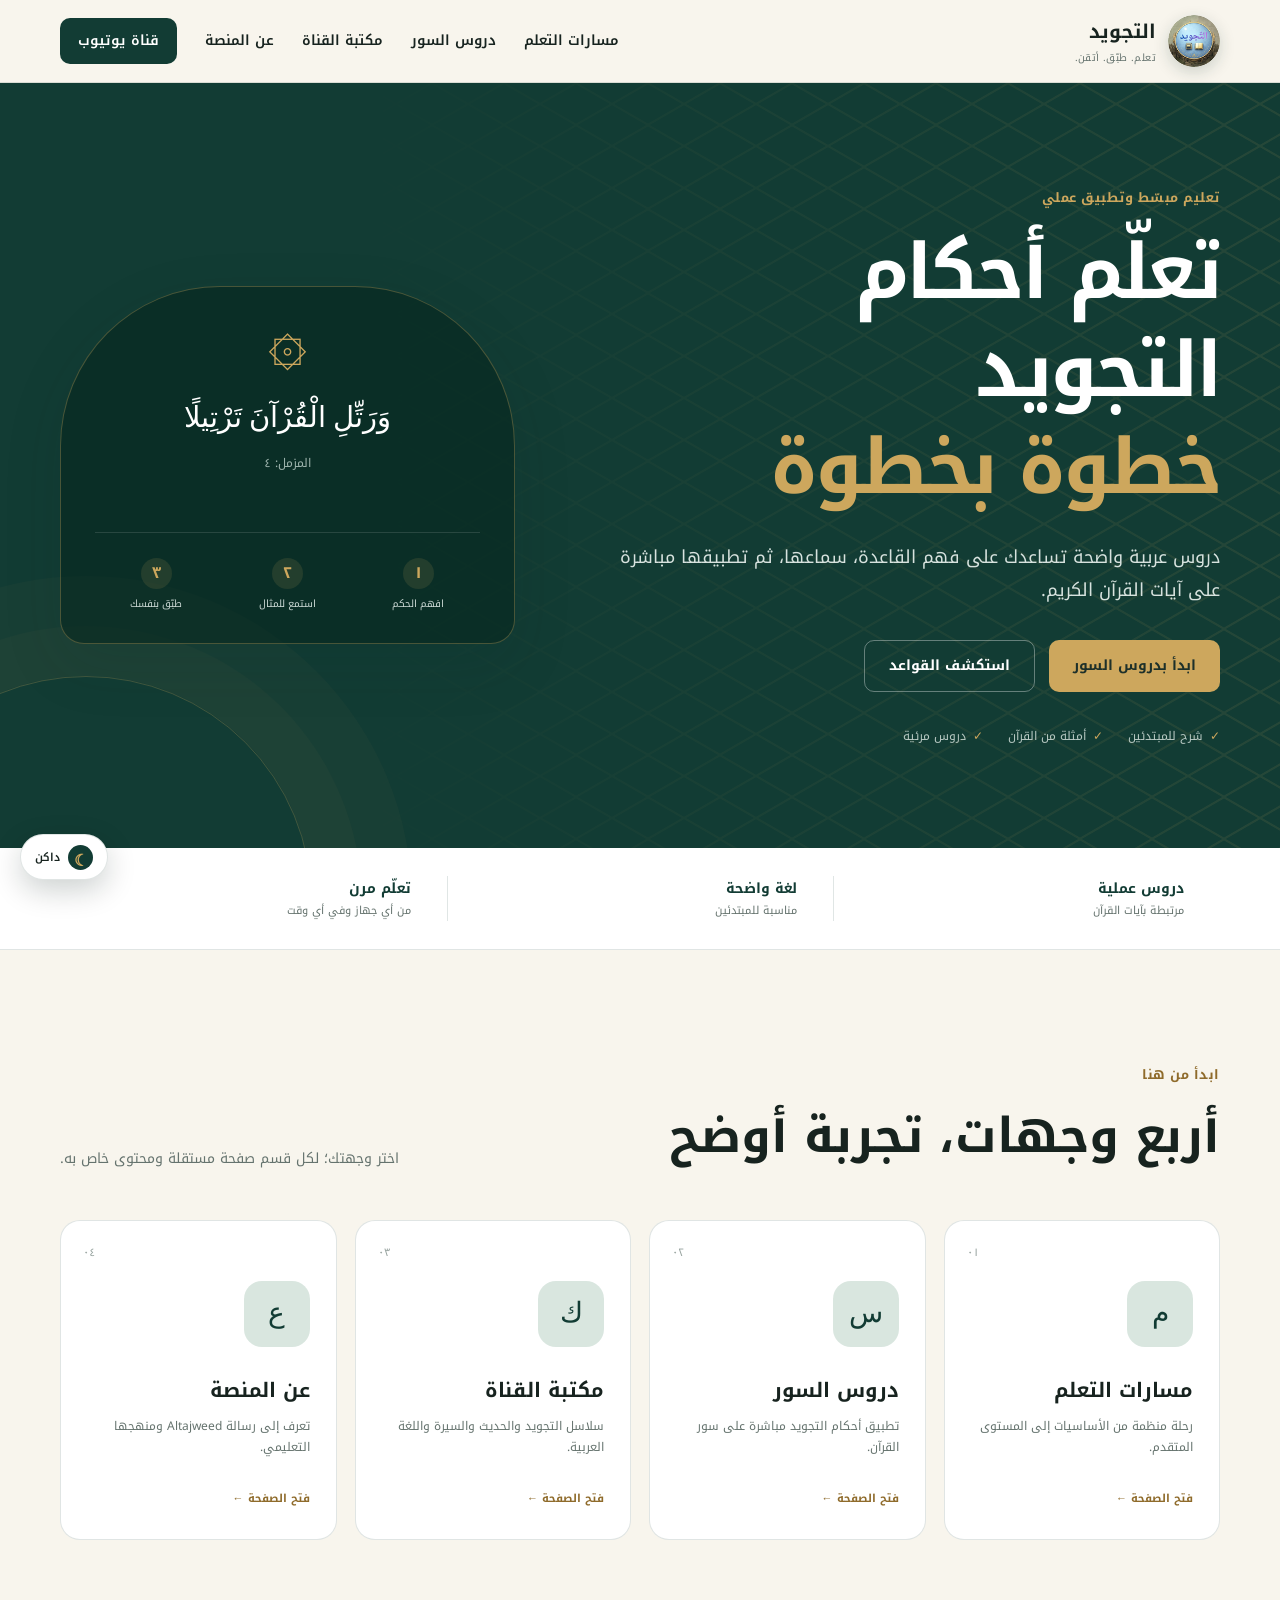
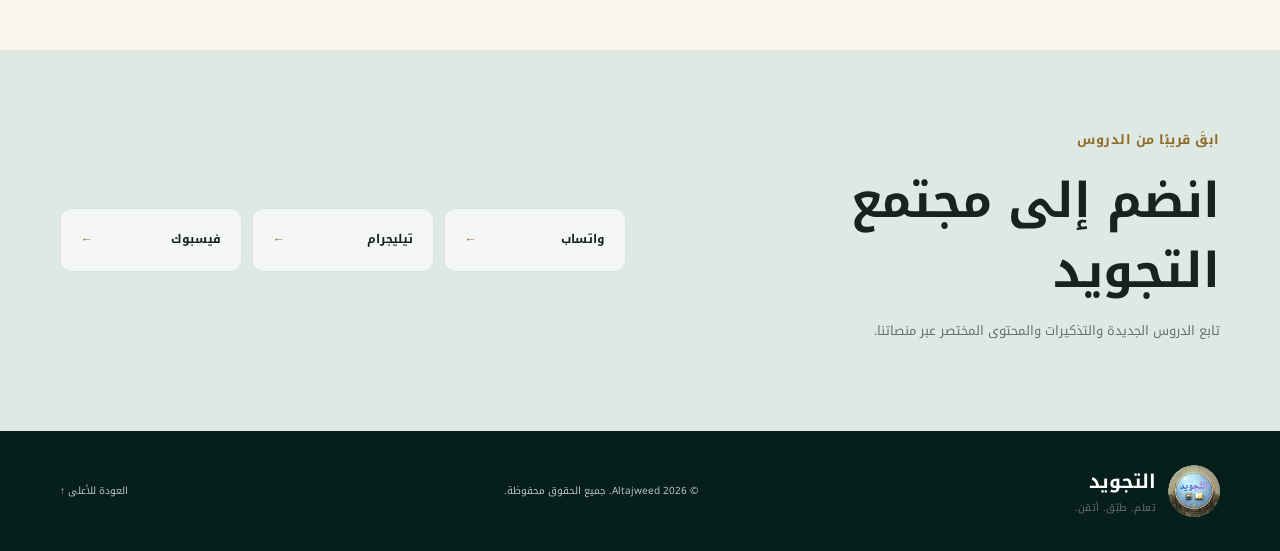
<file: index.html>
<!doctype html>
<html lang="ar" dir="rtl">
<head>
  <meta charset="utf-8">
  <meta name="viewport" content="width=device-width, initial-scale=1">
  <title>التجويد | تعلّم أحكام التجويد بسهولة</title>
  <meta name="description" content="منصة التجويد: دروس عربية مبسطة وتطبيقات عملية لأحكام التجويد على سور القرآن الكريم للمبتدئين.">
  <meta name="robots" content="index,follow,max-image-preview:large,max-snippet:-1,max-video-preview:-1">
  <meta name="author" content="Altajweed">
  <meta name="theme-color" content="#123c34">
  <meta property="og:locale" content="ar_AR">
  <meta property="og:type" content="website">
  <meta property="og:title" content="التجويد | تعلّم أحكام التجويد بسهولة">
  <meta property="og:description" content="دروس مبسطة وتطبيقات عملية على سور القرآن الكريم للمبتدئين.">
  <meta property="og:url" content="https://altajweed.com/">
  <meta property="og:site_name" content="التجويد">
  <meta property="og:image" content="https://altajweed.com/logo.png">
  <meta property="og:image:width" content="96">
  <meta property="og:image:height" content="96">
  <meta property="og:image:alt" content="شعار منصة التجويد">
  <meta name="twitter:card" content="summary">
  <meta name="twitter:title" content="التجويد | تعلّم أحكام التجويد بسهولة">
  <meta name="twitter:description" content="دروس مبسطة وتطبيقات عملية على سور القرآن الكريم للمبتدئين.">
  <meta name="twitter:image" content="https://altajweed.com/logo.png">
  <link rel="canonical" href="https://altajweed.com/">
  <link rel="icon" type="image/png" href="logo.png">
  <link rel="apple-touch-icon" href="logo.png">
  <link rel="manifest" href="site.webmanifest">
  <link rel="preconnect" href="https://fonts.googleapis.com">
  <link rel="preconnect" href="https://fonts.gstatic.com" crossorigin>
  <link href="https://fonts.googleapis.com/css2?family=Noto+Kufi+Arabic:wght@400;500;600;700;800&display=swap" rel="stylesheet">
  <link rel="stylesheet" href="styles.css">
  <script type="application/ld+json">
  {
    "@context":"https://schema.org",
    "@graph":[
      {"@type":"Organization","@id":"https://altajweed.com/#organization","name":"التجويد","alternateName":"Altajweed","url":"https://altajweed.com/","logo":{"@type":"ImageObject","url":"https://altajweed.com/logo.png","width":96,"height":96},"sameAs":["https://www.youtube.com/@Altajweed","https://facebook.com/ExplanationoftheprovisionsofTajweed","https://t.me/+GIKTlU7ojdo4MTIy"]},
      {"@type":"WebSite","@id":"https://altajweed.com/#website","url":"https://altajweed.com/","name":"التجويد","alternateName":"Altajweed","inLanguage":"ar","publisher":{"@id":"https://altajweed.com/#organization"}},
      {"@type":"CollectionPage","@id":"https://altajweed.com/#webpage","url":"https://altajweed.com/","name":"تعلّم أحكام التجويد بسهولة","description":"دروس عربية مبسطة وتطبيقات عملية لأحكام التجويد على سور القرآن الكريم للمبتدئين.","isPartOf":{"@id":"https://altajweed.com/#website"},"about":{"@id":"https://altajweed.com/#organization"},"inLanguage":"ar"},
      {"@type":"ItemList","name":"أقسام موقع Altajweed","numberOfItems":4,"itemListElement":[
        {"@type":"SiteNavigationElement","position":1,"name":"مسارات التعلم","url":"https://altajweed.com/learning-paths.html"},
        {"@type":"SiteNavigationElement","position":2,"name":"دروس السور","url":"https://altajweed.com/surah-lessons.html"},
        {"@type":"SiteNavigationElement","position":3,"name":"مكتبة القناة","url":"https://altajweed.com/library.html"},
        {"@type":"SiteNavigationElement","position":4,"name":"عن المنصة","url":"https://altajweed.com/about.html"}
      ]}
    ]
  }
  </script>
</head>
<body>
  <a class="skip-link" href="#main">انتقل إلى المحتوى</a>
  <header class="site-header" id="top">
    <div class="container nav-wrap">
      <a class="brand" href="#top" aria-label="التجويد - الرئيسية">
        <img class="brand-logo" src="logo.png" width="52" height="52" alt="شعار التجويد">
        <span><strong>التجويد</strong><small>تعلم. طبّق. أتقن.</small></span>
      </a>
      <button class="menu-button" type="button" aria-expanded="false" aria-controls="main-nav">
        <span class="sr-only">فتح القائمة</span><span></span><span></span><span></span>
      </button>
      <nav class="main-nav" id="main-nav" aria-label="التنقل الرئيسي">
        <a href="learning-paths.html">مسارات التعلم</a><a href="surah-lessons.html">دروس السور</a><a href="library.html">مكتبة القناة</a><a href="about.html">عن المنصة</a>
        <a class="nav-cta" href="https://www.youtube.com/@Altajweed" target="_blank" rel="noopener">قناة يوتيوب</a>
      </nav>
    </div>
  </header>
  <main id="main">
    <section class="hero">
      <div class="hero-pattern" aria-hidden="true"></div>
      <div class="container hero-grid">
        <div class="hero-copy">
          <span class="eyebrow">تعليم مبسّط وتطبيق عملي</span>
          <h1>تعلّم أحكام التجويد<br><em>خطوة بخطوة</em></h1>
          <p>دروس عربية واضحة تساعدك على فهم القاعدة، سماعها، ثم تطبيقها مباشرة على آيات القرآن الكريم.</p>
          <div class="hero-actions"><a class="button primary" href="#lessons">ابدأ بدروس السور</a><a class="button ghost" href="#paths">استكشف القواعد</a></div>
          <ul class="hero-points" aria-label="مميزات المنصة"><li>شرح للمبتدئين</li><li>أمثلة من القرآن</li><li>دروس مرئية</li></ul>
        </div>
        <div class="hero-card" aria-label="رحلة التعلم">
          <div class="verse-mark" aria-hidden="true">۞</div><p class="arabic-line">وَرَتِّلِ الْقُرْآنَ تَرْتِيلًا</p><span>المزمل: ٤</span>
          <div class="learning-steps"><div><b>١</b><span>افهم الحكم</span></div><div><b>٢</b><span>استمع للمثال</span></div><div><b>٣</b><span>طبّق بنفسك</span></div></div>
        </div>
      </div>
    </section>
    <section class="trust-strip" aria-label="محتوى المنصة"><div class="container trust-items"><div><strong>دروس عملية</strong><span>مرتبطة بآيات القرآن</span></div><div><strong>لغة واضحة</strong><span>مناسبة للمبتدئين</span></div><div><strong>تعلّم مرن</strong><span>من أي جهاز وفي أي وقت</span></div></div></section>
    <section class="section portal-section">
      <div class="container">
        <div class="section-heading"><div><span class="eyebrow dark">ابدأ من هنا</span><h2>أربع وجهات، تجربة أوضح</h2></div><p>اختر وجهتك؛ لكل قسم صفحة مستقلة ومحتوى خاص به.</p></div>
        <div class="portal-grid">
          <a class="portal-card" href="learning-paths.html"><span class="portal-number">٠١</span><div class="portal-icon">م</div><h3>مسارات التعلم</h3><p>رحلة منظمة من الأساسيات إلى المستوى المتقدم.</p><b>فتح الصفحة ←</b></a>
          <a class="portal-card" href="surah-lessons.html"><span class="portal-number">٠٢</span><div class="portal-icon">س</div><h3>دروس السور</h3><p>تطبيق أحكام التجويد مباشرة على سور القرآن.</p><b>فتح الصفحة ←</b></a>
          <a class="portal-card" href="library.html"><span class="portal-number">٠٣</span><div class="portal-icon">ك</div><h3>مكتبة القناة</h3><p>سلاسل التجويد والحديث والسيرة واللغة العربية.</p><b>فتح الصفحة ←</b></a>
          <a class="portal-card" href="about.html"><span class="portal-number">٠٤</span><div class="portal-icon">ع</div><h3>عن المنصة</h3><p>تعرف إلى رسالة Altajweed ومنهجها التعليمي.</p><b>فتح الصفحة ←</b></a>
        </div>
      </div>
    </section>
    <section class="community"><div class="container community-inner"><div><span class="eyebrow dark">ابقَ قريبًا من الدروس</span><h2>انضم إلى مجتمع التجويد</h2><p>تابع الدروس الجديدة والتذكيرات والمحتوى المختصر عبر منصاتنا.</p></div><div class="social-links"><a href="https://whatsapp.com/channel/0029VaKxSuW7IUYVLvglpJ0Y" target="_blank" rel="noopener"><span>واتساب</span><b>←</b></a><a href="https://t.me/+GIKTlU7ojdo4MTIy" target="_blank" rel="noopener"><span>تيليجرام</span><b>←</b></a><a href="https://facebook.com/ExplanationoftheprovisionsofTajweed" target="_blank" rel="noopener"><span>فيسبوك</span><b>←</b></a></div></div></section>
  </main>
  <footer><div class="container footer-inner"><a class="brand footer-brand" href="#top"><img class="brand-logo" src="logo.png" width="52" height="52" alt="شعار التجويد"><span><strong>التجويد</strong><small>تعلم. طبّق. أتقن.</small></span></a><p>© <span id="year"></span> Altajweed. جميع الحقوق محفوظة.</p><a href="#top">العودة للأعلى ↑</a></div></footer>
  <script src="script.js" defer></script>
</body>
</html>
</file>
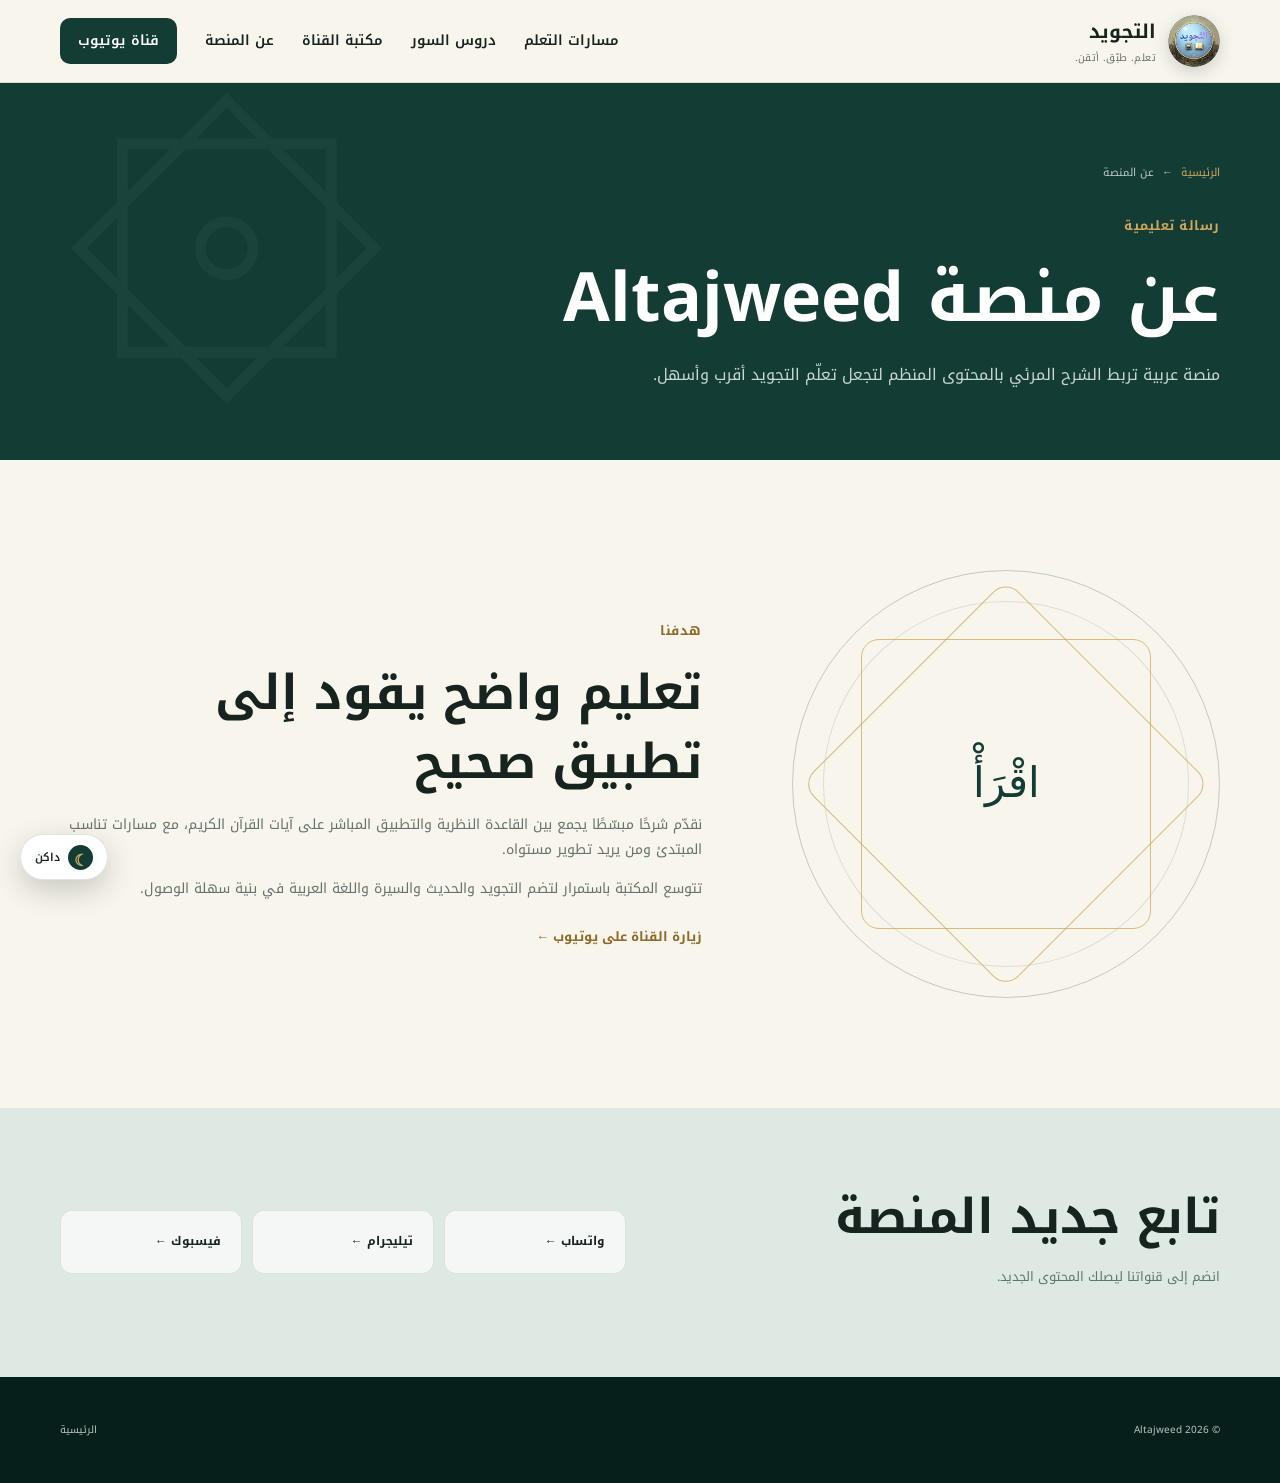
<file: about.html>
<!doctype html><html lang="ar" dir="rtl"><head><meta charset="utf-8"><meta name="viewport" content="width=device-width,initial-scale=1"><title>عن منصة Altajweed</title><meta name="description" content="تعرف إلى رسالة منصة Altajweed ومنهجها في تقديم تعليم مبسّط وعملي للتجويد."><meta name="robots" content="index,follow"><link rel="canonical" href="https://altajweed.com/about.html"><link rel="icon" href="logo.png"><link rel="preconnect" href="https://fonts.googleapis.com"><link rel="preconnect" href="https://fonts.gstatic.com" crossorigin><link href="https://fonts.googleapis.com/css2?family=Noto+Kufi+Arabic:wght@400;500;600;700;800&display=swap" rel="stylesheet"><link rel="stylesheet" href="styles.css"></head><body>
<header class="site-header"><div class="container nav-wrap"><a class="brand" href="/"><img class="brand-logo" src="logo.png" width="52" height="52" alt="شعار التجويد"><span><strong>التجويد</strong><small>تعلم. طبّق. أتقن.</small></span></a><button class="menu-button" type="button" aria-expanded="false" aria-controls="main-nav"><span class="sr-only">فتح القائمة</span><span></span><span></span><span></span></button><nav class="main-nav" id="main-nav"><a href="learning-paths.html">مسارات التعلم</a><a href="surah-lessons.html">دروس السور</a><a href="library.html">مكتبة القناة</a><a aria-current="page" href="about.html">عن المنصة</a><a class="nav-cta" href="https://www.youtube.com/@Altajweed" target="_blank" rel="noopener">قناة يوتيوب</a></nav></div></header>
<main><section class="category-hero"><div class="container"><nav class="breadcrumbs"><a href="/">الرئيسية</a><span>←</span><span>عن المنصة</span></nav><span class="eyebrow">رسالة تعليمية</span><h1>عن منصة Altajweed</h1><p>منصة عربية تربط الشرح المرئي بالمحتوى المنظم لتجعل تعلّم التجويد أقرب وأسهل.</p></div></section><section class="section about-section"><div class="container about-grid"><div class="about-emblem" aria-hidden="true"><span>اقْرَأْ</span></div><div><span class="eyebrow dark">هدفنا</span><h2>تعليم واضح يقود إلى تطبيق صحيح</h2><p>نقدّم شرحًا مبسّطًا يجمع بين القاعدة النظرية والتطبيق المباشر على آيات القرآن الكريم، مع مسارات تناسب المبتدئ ومن يريد تطوير مستواه.</p><p>تتوسع المكتبة باستمرار لتضم التجويد والحديث والسيرة واللغة العربية في بنية سهلة الوصول.</p><a class="text-link" href="https://www.youtube.com/@Altajweed" target="_blank" rel="noopener">زيارة القناة على يوتيوب ←</a></div></div></section><section class="community"><div class="container community-inner"><div><h2>تابع جديد المنصة</h2><p>انضم إلى قنواتنا ليصلك المحتوى الجديد.</p></div><div class="social-links"><a href="https://whatsapp.com/channel/0029VaKxSuW7IUYVLvglpJ0Y" target="_blank" rel="noopener">واتساب ←</a><a href="https://t.me/+GIKTlU7ojdo4MTIy" target="_blank" rel="noopener">تيليجرام ←</a><a href="https://facebook.com/ExplanationoftheprovisionsofTajweed" target="_blank" rel="noopener">فيسبوك ←</a></div></div></section></main><footer><div class="container footer-inner"><p>© <span id="year"></span> Altajweed</p><a href="/">الرئيسية</a></div></footer><script src="script.js" defer></script></body></html>
</file>
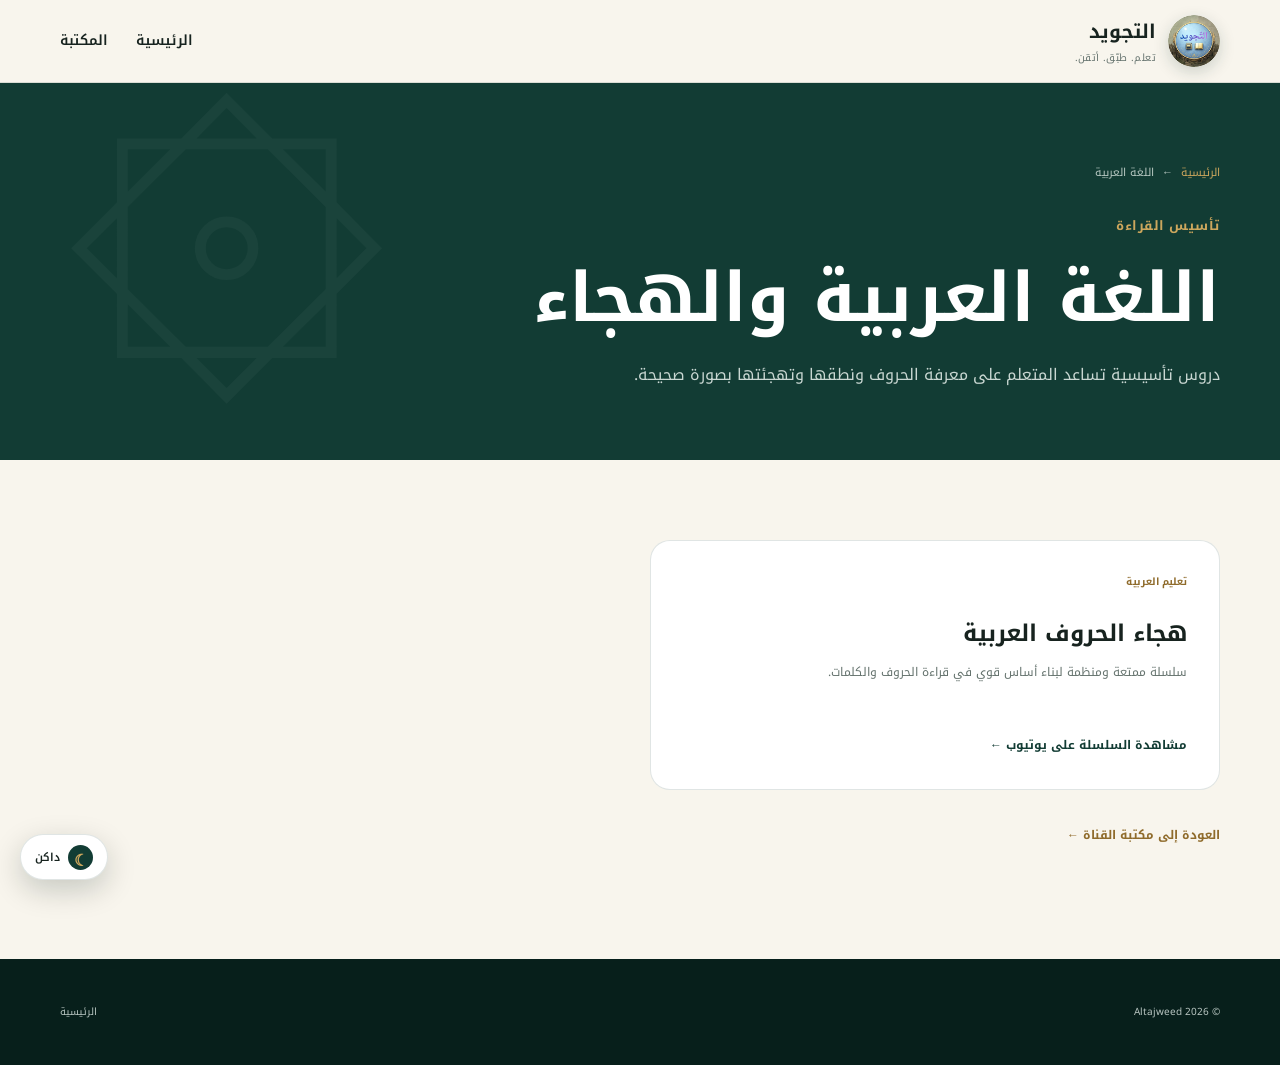
<file: arabic.html>
<!doctype html><html lang="ar" dir="rtl"><head><meta charset="utf-8"><meta name="viewport" content="width=device-width,initial-scale=1"><title>تعليم اللغة العربية والهجاء | Altajweed</title><meta name="description" content="سلاسل تأسيسية ممتعة لتعليم هجاء الحروف العربية وبناء مهارة القراءة."><meta name="robots" content="index,follow"><link rel="canonical" href="https://altajweed.com/arabic.html"><link rel="icon" href="logo.png"><link rel="preconnect" href="https://fonts.googleapis.com"><link rel="preconnect" href="https://fonts.gstatic.com" crossorigin><link href="https://fonts.googleapis.com/css2?family=Noto+Kufi+Arabic:wght@400;500;600;700;800&display=swap" rel="stylesheet"><link rel="stylesheet" href="styles.css"></head><body><header class="site-header"><div class="container nav-wrap"><a class="brand" href="/"><img class="brand-logo" src="logo.png" width="52" height="52" alt="شعار التجويد"><span><strong>التجويد</strong><small>تعلم. طبّق. أتقن.</small></span></a><nav class="main-nav"><a href="/">الرئيسية</a><a href="/#library">المكتبة</a></nav></div></header><main><section class="category-hero"><div class="container"><nav class="breadcrumbs"><a href="/">الرئيسية</a><span>←</span><span>اللغة العربية</span></nav><span class="eyebrow">تأسيس القراءة</span><h1>اللغة العربية والهجاء</h1><p>دروس تأسيسية تساعد المتعلم على معرفة الحروف ونطقها وتهجئتها بصورة صحيحة.</p></div></section><section class="series-section"><div class="container"><div class="series-grid"><a class="series-card" href="https://www.youtube.com/playlist?list=PLL-vvoKUNGNgMZxGp1qmXVTxcZwvX8oK8" target="_blank" rel="noopener"><span class="series-type">تعليم العربية</span><h2>هجاء الحروف العربية</h2><p>سلسلة ممتعة ومنظمة لبناء أساس قوي في قراءة الحروف والكلمات.</p><b>مشاهدة السلسلة على يوتيوب ←</b></a></div><a class="back-library" href="/#library">العودة إلى مكتبة القناة ←</a></div></section></main><footer><div class="container footer-inner"><p>© <span id="year"></span> Altajweed</p><a href="/">الرئيسية</a></div></footer><script src="script.js" defer></script></body></html>
</file>
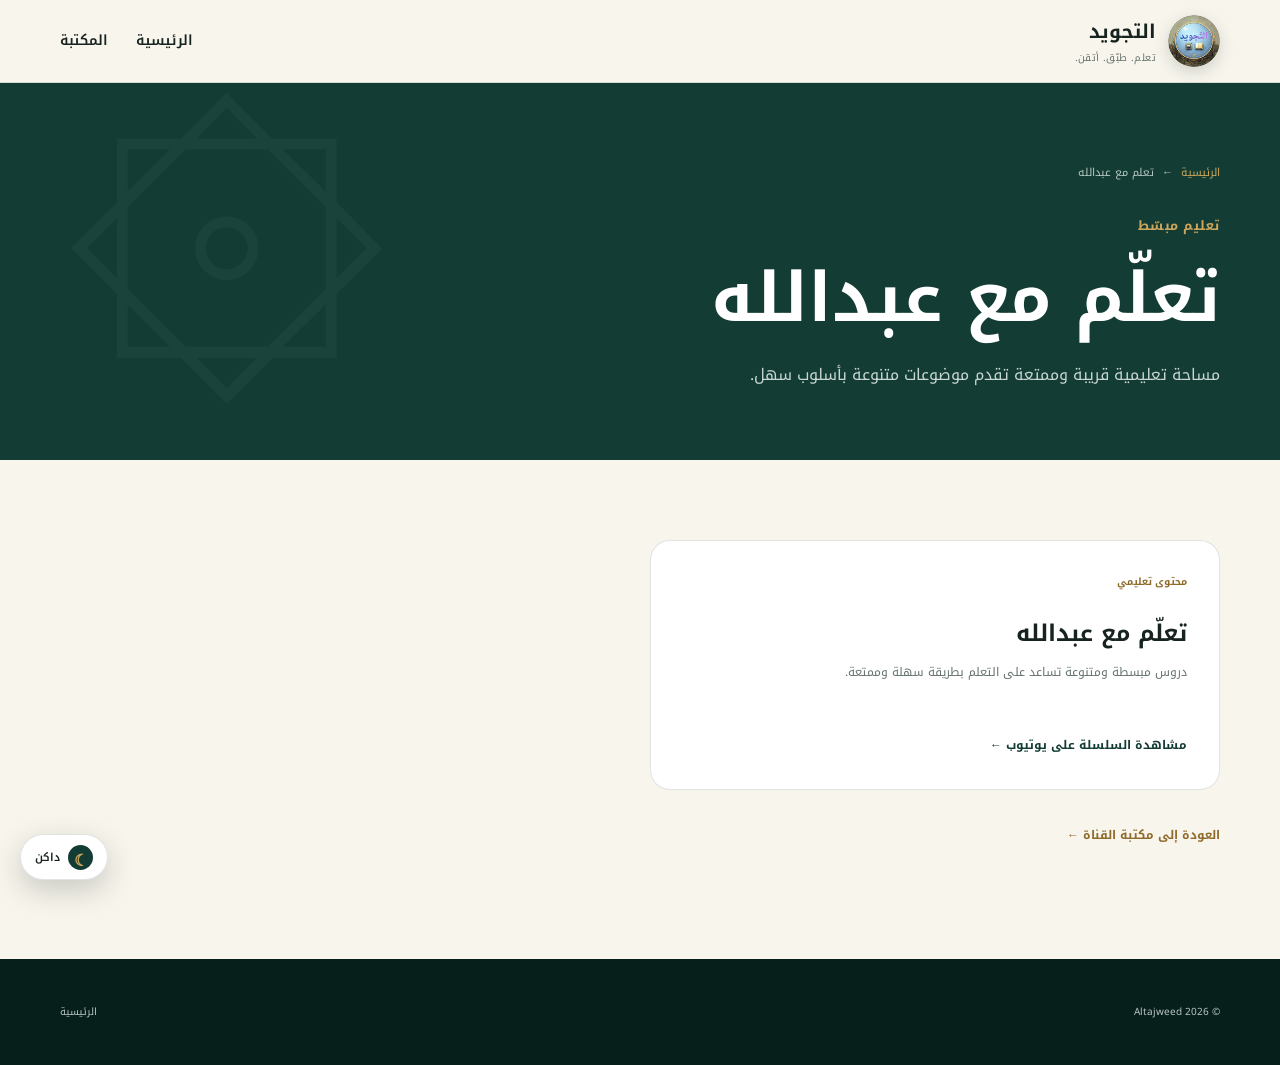
<file: education.html>
<!doctype html><html lang="ar" dir="rtl"><head><meta charset="utf-8"><meta name="viewport" content="width=device-width,initial-scale=1"><title>تعلّم مع عبدالله | Altajweed</title><meta name="description" content="محتوى تعليمي مبسط ومتنوع في سلسلة تعلم مع عبدالله."><meta name="robots" content="index,follow"><link rel="canonical" href="https://altajweed.com/education.html"><link rel="icon" href="logo.png"><link rel="preconnect" href="https://fonts.googleapis.com"><link rel="preconnect" href="https://fonts.gstatic.com" crossorigin><link href="https://fonts.googleapis.com/css2?family=Noto+Kufi+Arabic:wght@400;500;600;700;800&display=swap" rel="stylesheet"><link rel="stylesheet" href="styles.css"></head><body><header class="site-header"><div class="container nav-wrap"><a class="brand" href="/"><img class="brand-logo" src="logo.png" width="52" height="52" alt="شعار التجويد"><span><strong>التجويد</strong><small>تعلم. طبّق. أتقن.</small></span></a><nav class="main-nav"><a href="/">الرئيسية</a><a href="/#library">المكتبة</a></nav></div></header><main><section class="category-hero"><div class="container"><nav class="breadcrumbs"><a href="/">الرئيسية</a><span>←</span><span>تعلم مع عبدالله</span></nav><span class="eyebrow">تعليم مبسّط</span><h1>تعلّم مع عبدالله</h1><p>مساحة تعليمية قريبة وممتعة تقدم موضوعات متنوعة بأسلوب سهل.</p></div></section><section class="series-section"><div class="container"><div class="series-grid"><a class="series-card" href="https://www.youtube.com/playlist?list=PLL-vvoKUNGNin6DpzZJ7zK2MnNfGbqpIk" target="_blank" rel="noopener"><span class="series-type">محتوى تعليمي</span><h2>تعلّم مع عبدالله</h2><p>دروس مبسطة ومتنوعة تساعد على التعلم بطريقة سهلة وممتعة.</p><b>مشاهدة السلسلة على يوتيوب ←</b></a></div><a class="back-library" href="/#library">العودة إلى مكتبة القناة ←</a></div></section></main><footer><div class="container footer-inner"><p>© <span id="year"></span> Altajweed</p><a href="/">الرئيسية</a></div></footer><script src="script.js" defer></script></body></html>
</file>
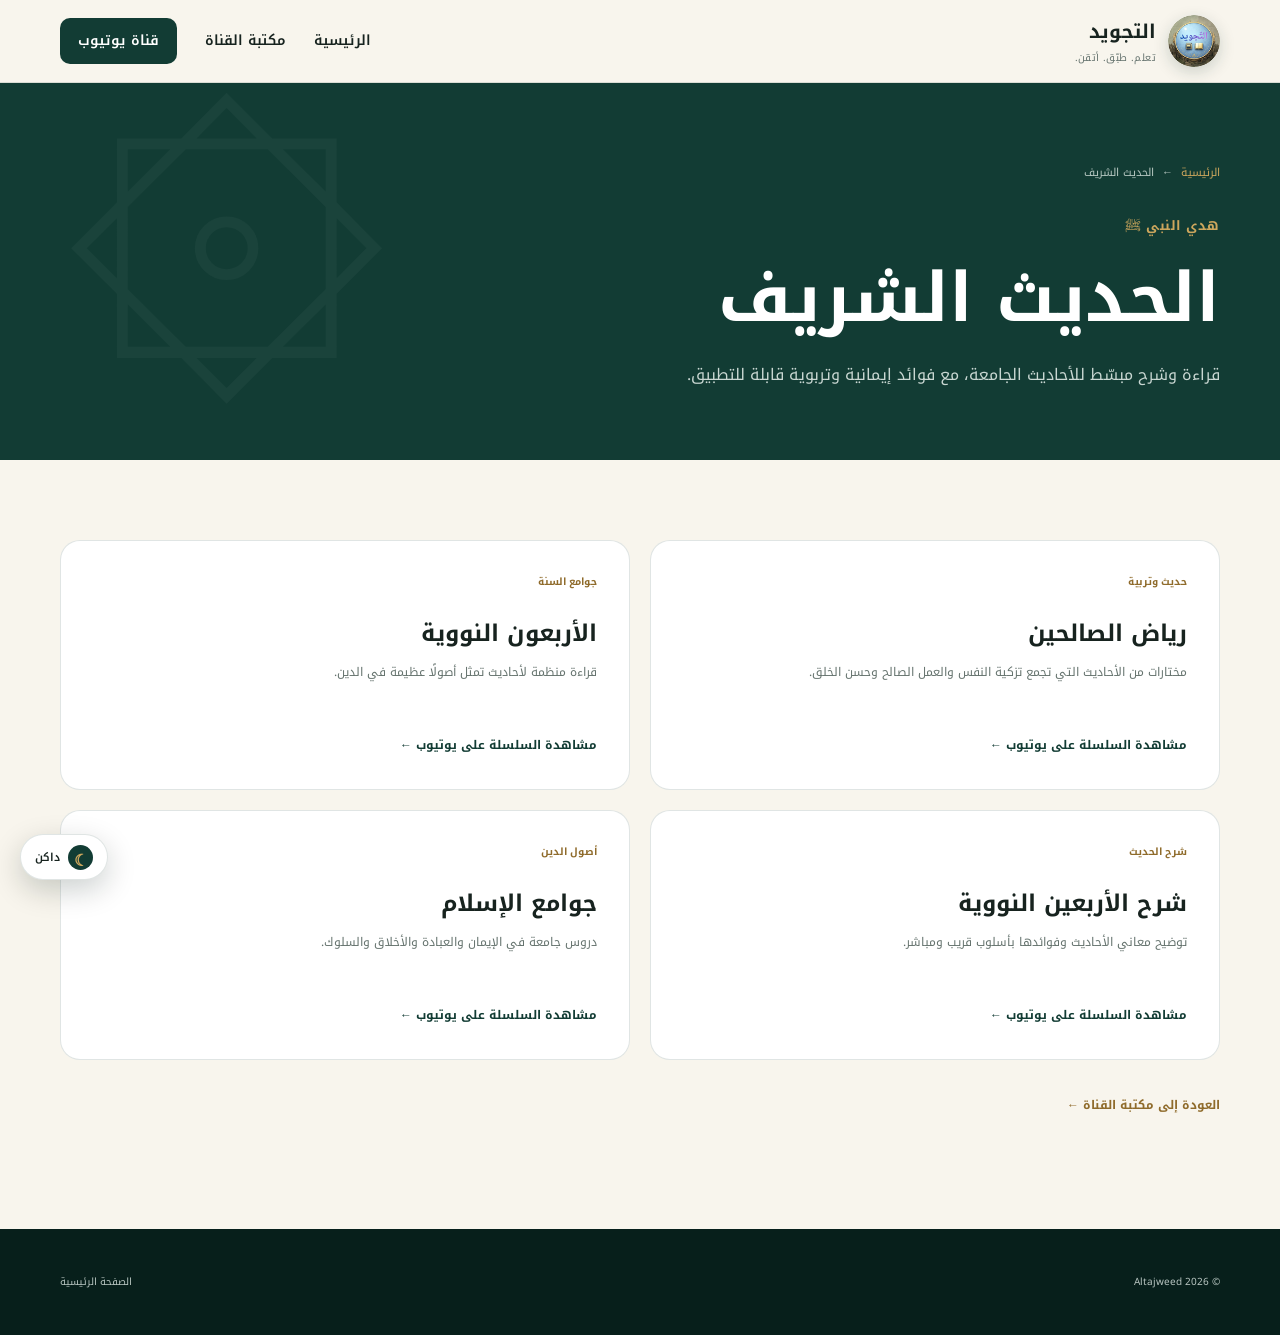
<file: hadith.html>
<!doctype html><html lang="ar" dir="rtl"><head><meta charset="utf-8"><meta name="viewport" content="width=device-width,initial-scale=1"><title>دروس الحديث الشريف | Altajweed</title><meta name="description" content="سلاسل رياض الصالحين والأربعين النووية وشروح الأحاديث النبوية."><meta name="robots" content="index,follow,max-snippet:-1,max-video-preview:-1"><link rel="canonical" href="https://altajweed.com/hadith.html"><link rel="icon" href="logo.png"><link rel="preconnect" href="https://fonts.googleapis.com"><link rel="preconnect" href="https://fonts.gstatic.com" crossorigin><link href="https://fonts.googleapis.com/css2?family=Noto+Kufi+Arabic:wght@400;500;600;700;800&display=swap" rel="stylesheet"><link rel="stylesheet" href="styles.css"><script type="application/ld+json">{"@context":"https://schema.org","@type":"CollectionPage","name":"دروس الحديث الشريف","url":"https://altajweed.com/hadith.html","inLanguage":"ar"}</script></head><body>
<header class="site-header"><div class="container nav-wrap"><a class="brand" href="/"><img class="brand-logo" src="logo.png" width="52" height="52" alt="شعار التجويد"><span><strong>التجويد</strong><small>تعلم. طبّق. أتقن.</small></span></a><nav class="main-nav"><a href="/">الرئيسية</a><a href="/#library">مكتبة القناة</a><a class="nav-cta" href="https://www.youtube.com/@Altajweed" target="_blank" rel="noopener">قناة يوتيوب</a></nav></div></header>
<main><section class="category-hero"><div class="container"><nav class="breadcrumbs" aria-label="مسار الصفحة"><a href="/">الرئيسية</a><span>←</span><span>الحديث الشريف</span></nav><span class="eyebrow">هدي النبي ﷺ</span><h1>الحديث الشريف</h1><p>قراءة وشرح مبسّط للأحاديث الجامعة، مع فوائد إيمانية وتربوية قابلة للتطبيق.</p></div></section><section class="series-section"><div class="container"><div class="series-grid">
<a class="series-card" href="https://www.youtube.com/playlist?list=PLL-vvoKUNGNgdVnaDw9qo-uNhhf5DrK_O" target="_blank" rel="noopener"><span class="series-type">حديث وتربية</span><h2>رياض الصالحين</h2><p>مختارات من الأحاديث التي تجمع تزكية النفس والعمل الصالح وحسن الخلق.</p><b>مشاهدة السلسلة على يوتيوب ←</b></a>
<a class="series-card" href="https://www.youtube.com/playlist?list=PLL-vvoKUNGNiJWkNqx5lWJQ0SXGUlWgDn" target="_blank" rel="noopener"><span class="series-type">جوامع السنة</span><h2>الأربعون النووية</h2><p>قراءة منظمة لأحاديث تمثل أصولًا عظيمة في الدين.</p><b>مشاهدة السلسلة على يوتيوب ←</b></a>
<a class="series-card" href="https://www.youtube.com/playlist?list=PLL-vvoKUNGNj4xNUgp9ySrZalMmsml0f_" target="_blank" rel="noopener"><span class="series-type">شرح الحديث</span><h2>شرح الأربعين النووية</h2><p>توضيح معاني الأحاديث وفوائدها بأسلوب قريب ومباشر.</p><b>مشاهدة السلسلة على يوتيوب ←</b></a>
<a class="series-card" href="https://www.youtube.com/playlist?list=PLL-vvoKUNGNjMqksLUzpEnHihRDEphvnx" target="_blank" rel="noopener"><span class="series-type">أصول الدين</span><h2>جوامع الإسلام</h2><p>دروس جامعة في الإيمان والعبادة والأخلاق والسلوك.</p><b>مشاهدة السلسلة على يوتيوب ←</b></a>
</div><a class="back-library" href="/#library">العودة إلى مكتبة القناة ←</a></div></section></main><footer><div class="container footer-inner"><p>© <span id="year"></span> Altajweed</p><a href="/">الصفحة الرئيسية</a></div></footer><script src="script.js" defer></script></body></html>
</file>
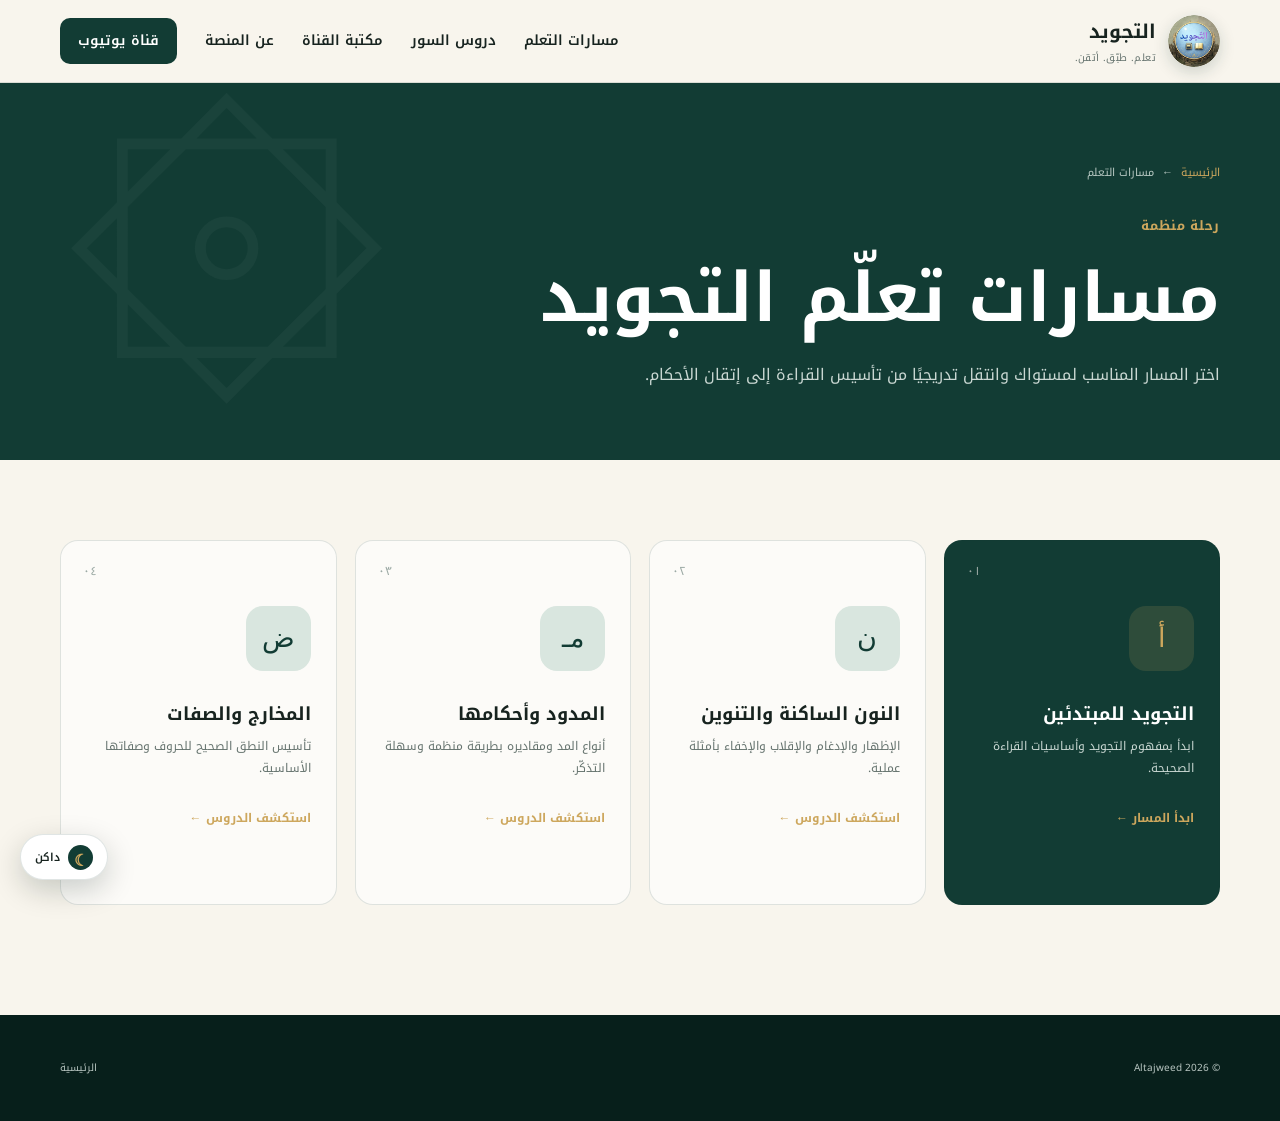
<file: learning-paths.html>
<!doctype html><html lang="ar" dir="rtl"><head><meta charset="utf-8"><meta name="viewport" content="width=device-width,initial-scale=1"><title>مسارات تعلّم التجويد | Altajweed</title><meta name="description" content="مسارات منظمة لتعلم التجويد من البداية حتى المستوى المتقدم."><meta name="robots" content="index,follow"><link rel="canonical" href="https://altajweed.com/learning-paths.html"><link rel="icon" href="logo.png"><link rel="preconnect" href="https://fonts.googleapis.com"><link rel="preconnect" href="https://fonts.gstatic.com" crossorigin><link href="https://fonts.googleapis.com/css2?family=Noto+Kufi+Arabic:wght@400;500;600;700;800&display=swap" rel="stylesheet"><link rel="stylesheet" href="styles.css"></head><body>
<header class="site-header"><div class="container nav-wrap"><a class="brand" href="/"><img class="brand-logo" src="logo.png" width="52" height="52" alt="شعار التجويد"><span><strong>التجويد</strong><small>تعلم. طبّق. أتقن.</small></span></a><button class="menu-button" type="button" aria-expanded="false" aria-controls="main-nav"><span class="sr-only">فتح القائمة</span><span></span><span></span><span></span></button><nav class="main-nav" id="main-nav"><a aria-current="page" href="learning-paths.html">مسارات التعلم</a><a href="surah-lessons.html">دروس السور</a><a href="library.html">مكتبة القناة</a><a href="about.html">عن المنصة</a><a class="nav-cta" href="https://www.youtube.com/@Altajweed" target="_blank" rel="noopener">قناة يوتيوب</a></nav></div></header>
<main><section class="category-hero"><div class="container"><nav class="breadcrumbs"><a href="/">الرئيسية</a><span>←</span><span>مسارات التعلم</span></nav><span class="eyebrow">رحلة منظمة</span><h1>مسارات تعلّم التجويد</h1><p>اختر المسار المناسب لمستواك وانتقل تدريجيًا من تأسيس القراءة إلى إتقان الأحكام.</p></div></section><section class="series-section"><div class="container"><div class="path-grid">
<article class="path-card featured"><span class="card-number">٠١</span><div class="path-icon">أ</div><h2>التجويد للمبتدئين</h2><p>ابدأ بمفهوم التجويد وأساسيات القراءة الصحيحة.</p><a href="tajweed.html">ابدأ المسار ←</a></article>
<article class="path-card"><span class="card-number">٠٢</span><div class="path-icon">ن</div><h2>النون الساكنة والتنوين</h2><p>الإظهار والإدغام والإقلاب والإخفاء بأمثلة عملية.</p><a href="tajweed.html">استكشف الدروس ←</a></article>
<article class="path-card"><span class="card-number">٠٣</span><div class="path-icon">مـ</div><h2>المدود وأحكامها</h2><p>أنواع المد ومقاديره بطريقة منظمة وسهلة التذكّر.</p><a href="tajweed.html">استكشف الدروس ←</a></article>
<article class="path-card"><span class="card-number">٠٤</span><div class="path-icon">ض</div><h2>المخارج والصفات</h2><p>تأسيس النطق الصحيح للحروف وصفاتها الأساسية.</p><a href="tajweed.html">استكشف الدروس ←</a></article>
</div></div></section></main><footer><div class="container footer-inner"><p>© <span id="year"></span> Altajweed</p><a href="/">الرئيسية</a></div></footer><script src="script.js" defer></script></body></html>
</file>
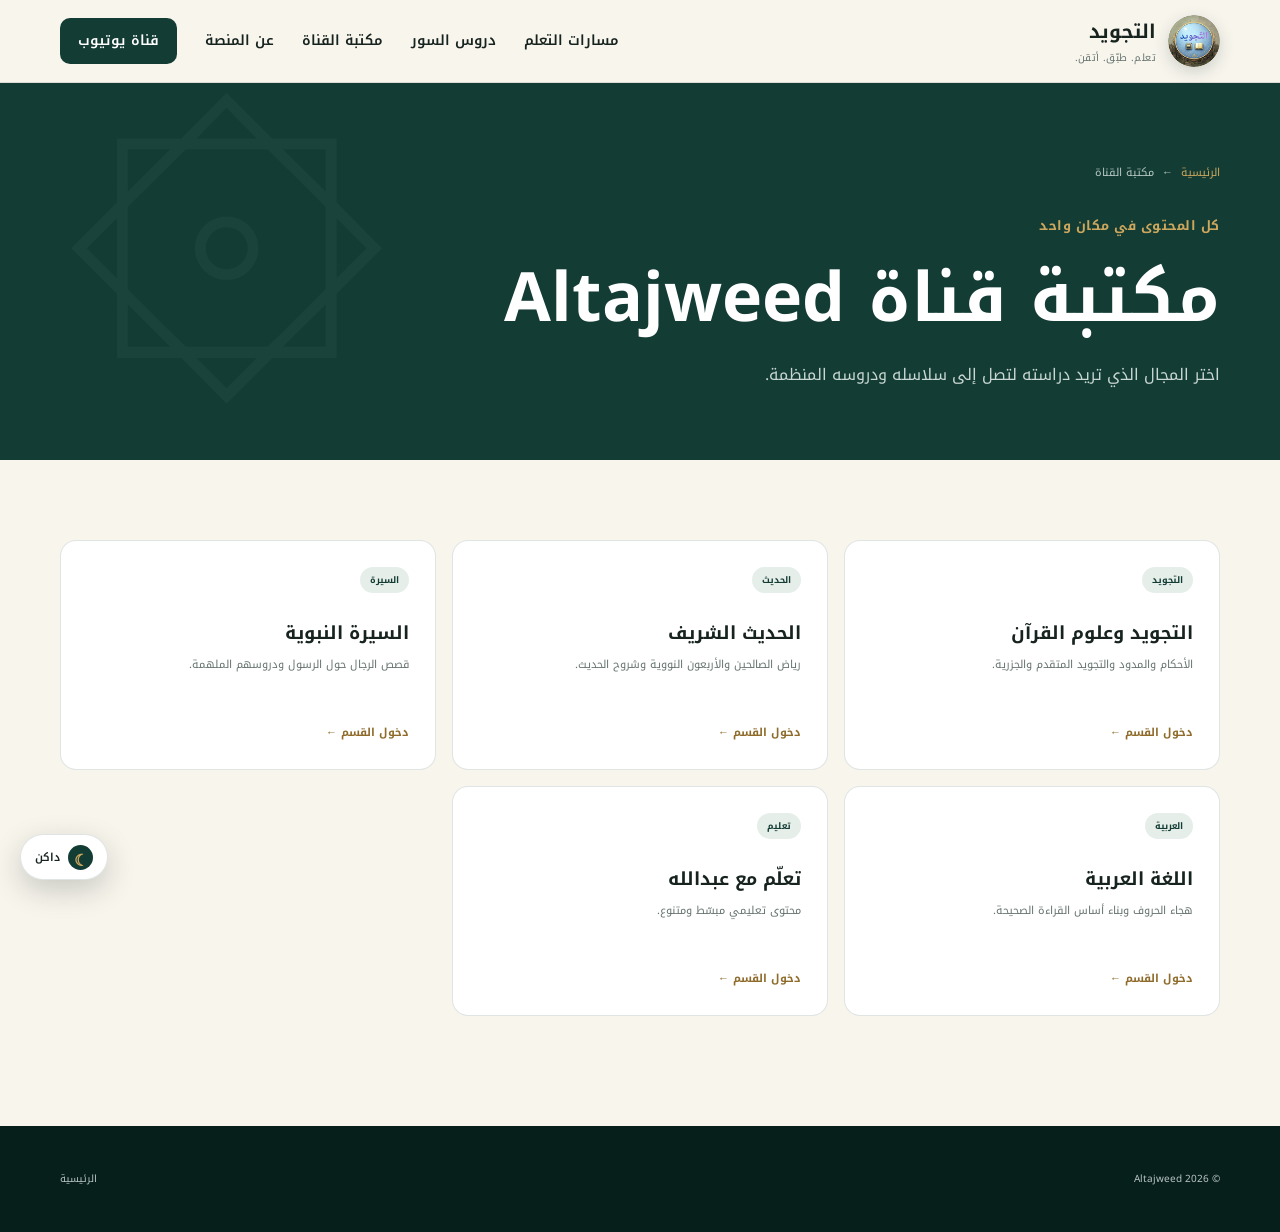
<file: library.html>
<!doctype html><html lang="ar" dir="rtl"><head><meta charset="utf-8"><meta name="viewport" content="width=device-width,initial-scale=1"><title>مكتبة قناة Altajweed التعليمية</title><meta name="description" content="مكتبة منظمة لسلاسل التجويد والحديث والسيرة واللغة العربية."><meta name="robots" content="index,follow"><link rel="canonical" href="https://altajweed.com/library.html"><link rel="icon" href="logo.png"><link rel="preconnect" href="https://fonts.googleapis.com"><link rel="preconnect" href="https://fonts.gstatic.com" crossorigin><link href="https://fonts.googleapis.com/css2?family=Noto+Kufi+Arabic:wght@400;500;600;700;800&display=swap" rel="stylesheet"><link rel="stylesheet" href="styles.css"></head><body>
<header class="site-header"><div class="container nav-wrap"><a class="brand" href="/"><img class="brand-logo" src="logo.png" width="52" height="52" alt="شعار التجويد"><span><strong>التجويد</strong><small>تعلم. طبّق. أتقن.</small></span></a><button class="menu-button" type="button" aria-expanded="false" aria-controls="main-nav"><span class="sr-only">فتح القائمة</span><span></span><span></span><span></span></button><nav class="main-nav" id="main-nav"><a href="learning-paths.html">مسارات التعلم</a><a href="surah-lessons.html">دروس السور</a><a aria-current="page" href="library.html">مكتبة القناة</a><a href="about.html">عن المنصة</a><a class="nav-cta" href="https://www.youtube.com/@Altajweed" target="_blank" rel="noopener">قناة يوتيوب</a></nav></div></header>
<main><section class="category-hero"><div class="container"><nav class="breadcrumbs"><a href="/">الرئيسية</a><span>←</span><span>مكتبة القناة</span></nav><span class="eyebrow">كل المحتوى في مكان واحد</span><h1>مكتبة قناة Altajweed</h1><p>اختر المجال الذي تريد دراسته لتصل إلى سلاسله ودروسه المنظمة.</p></div></section><section class="series-section"><div class="container"><div class="library-grid category-grid">
<a class="library-card" href="tajweed.html"><span>التجويد</span><h2>التجويد وعلوم القرآن</h2><p>الأحكام والمدود والتجويد المتقدم والجزرية.</p><b>دخول القسم ←</b></a>
<a class="library-card" href="hadith.html"><span>الحديث</span><h2>الحديث الشريف</h2><p>رياض الصالحين والأربعون النووية وشروح الحديث.</p><b>دخول القسم ←</b></a>
<a class="library-card" href="seerah.html"><span>السيرة</span><h2>السيرة النبوية</h2><p>قصص الرجال حول الرسول ودروسهم الملهمة.</p><b>دخول القسم ←</b></a>
<a class="library-card" href="arabic.html"><span>العربية</span><h2>اللغة العربية</h2><p>هجاء الحروف وبناء أساس القراءة الصحيحة.</p><b>دخول القسم ←</b></a>
<a class="library-card" href="education.html"><span>تعليم</span><h2>تعلّم مع عبدالله</h2><p>محتوى تعليمي مبسّط ومتنوع.</p><b>دخول القسم ←</b></a>
</div></div></section></main><footer><div class="container footer-inner"><p>© <span id="year"></span> Altajweed</p><a href="/">الرئيسية</a></div></footer><script src="script.js" defer></script></body></html>
</file>
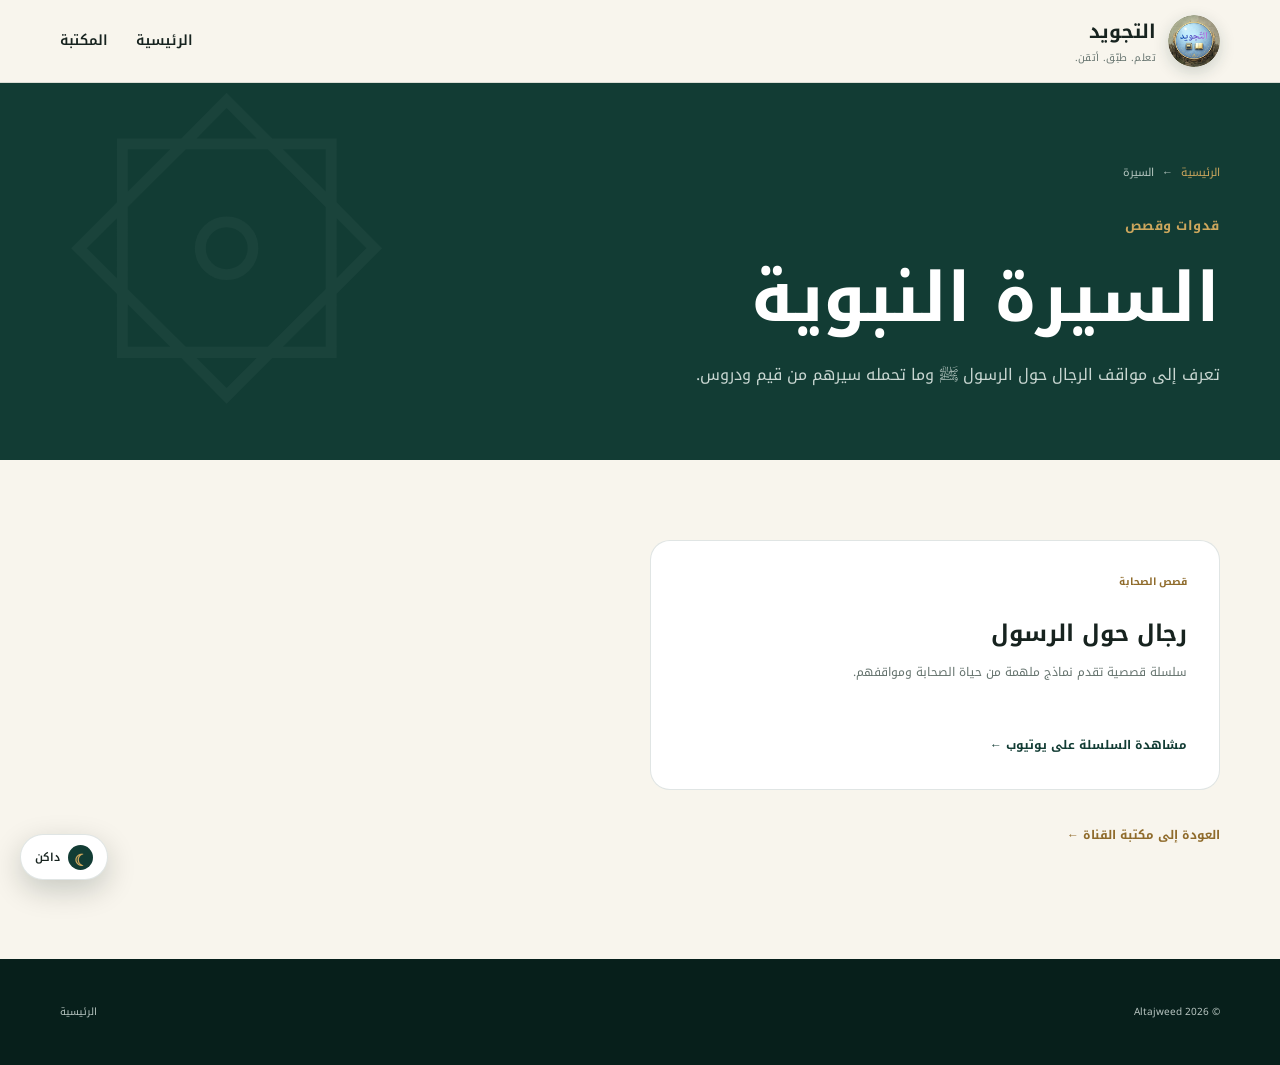
<file: seerah.html>
<!doctype html><html lang="ar" dir="rtl"><head><meta charset="utf-8"><meta name="viewport" content="width=device-width,initial-scale=1"><title>دروس السيرة النبوية | Altajweed</title><meta name="description" content="قصص ملهمة ودروس تربوية من سير الرجال حول الرسول صلى الله عليه وسلم."><meta name="robots" content="index,follow"><link rel="canonical" href="https://altajweed.com/seerah.html"><link rel="icon" href="logo.png"><link rel="preconnect" href="https://fonts.googleapis.com"><link rel="preconnect" href="https://fonts.gstatic.com" crossorigin><link href="https://fonts.googleapis.com/css2?family=Noto+Kufi+Arabic:wght@400;500;600;700;800&display=swap" rel="stylesheet"><link rel="stylesheet" href="styles.css"></head><body><header class="site-header"><div class="container nav-wrap"><a class="brand" href="/"><img class="brand-logo" src="logo.png" width="52" height="52" alt="شعار التجويد"><span><strong>التجويد</strong><small>تعلم. طبّق. أتقن.</small></span></a><nav class="main-nav"><a href="/">الرئيسية</a><a href="/#library">المكتبة</a></nav></div></header><main><section class="category-hero"><div class="container"><nav class="breadcrumbs"><a href="/">الرئيسية</a><span>←</span><span>السيرة</span></nav><span class="eyebrow">قدوات وقصص</span><h1>السيرة النبوية</h1><p>تعرف إلى مواقف الرجال حول الرسول ﷺ وما تحمله سيرهم من قيم ودروس.</p></div></section><section class="series-section"><div class="container"><div class="series-grid"><a class="series-card" href="https://www.youtube.com/playlist?list=PLL-vvoKUNGNh7MJqRpxXmvjRJEAEA8V_g" target="_blank" rel="noopener"><span class="series-type">قصص الصحابة</span><h2>رجال حول الرسول</h2><p>سلسلة قصصية تقدم نماذج ملهمة من حياة الصحابة ومواقفهم.</p><b>مشاهدة السلسلة على يوتيوب ←</b></a></div><a class="back-library" href="/#library">العودة إلى مكتبة القناة ←</a></div></section></main><footer><div class="container footer-inner"><p>© <span id="year"></span> Altajweed</p><a href="/">الرئيسية</a></div></footer><script src="script.js" defer></script></body></html>
</file>
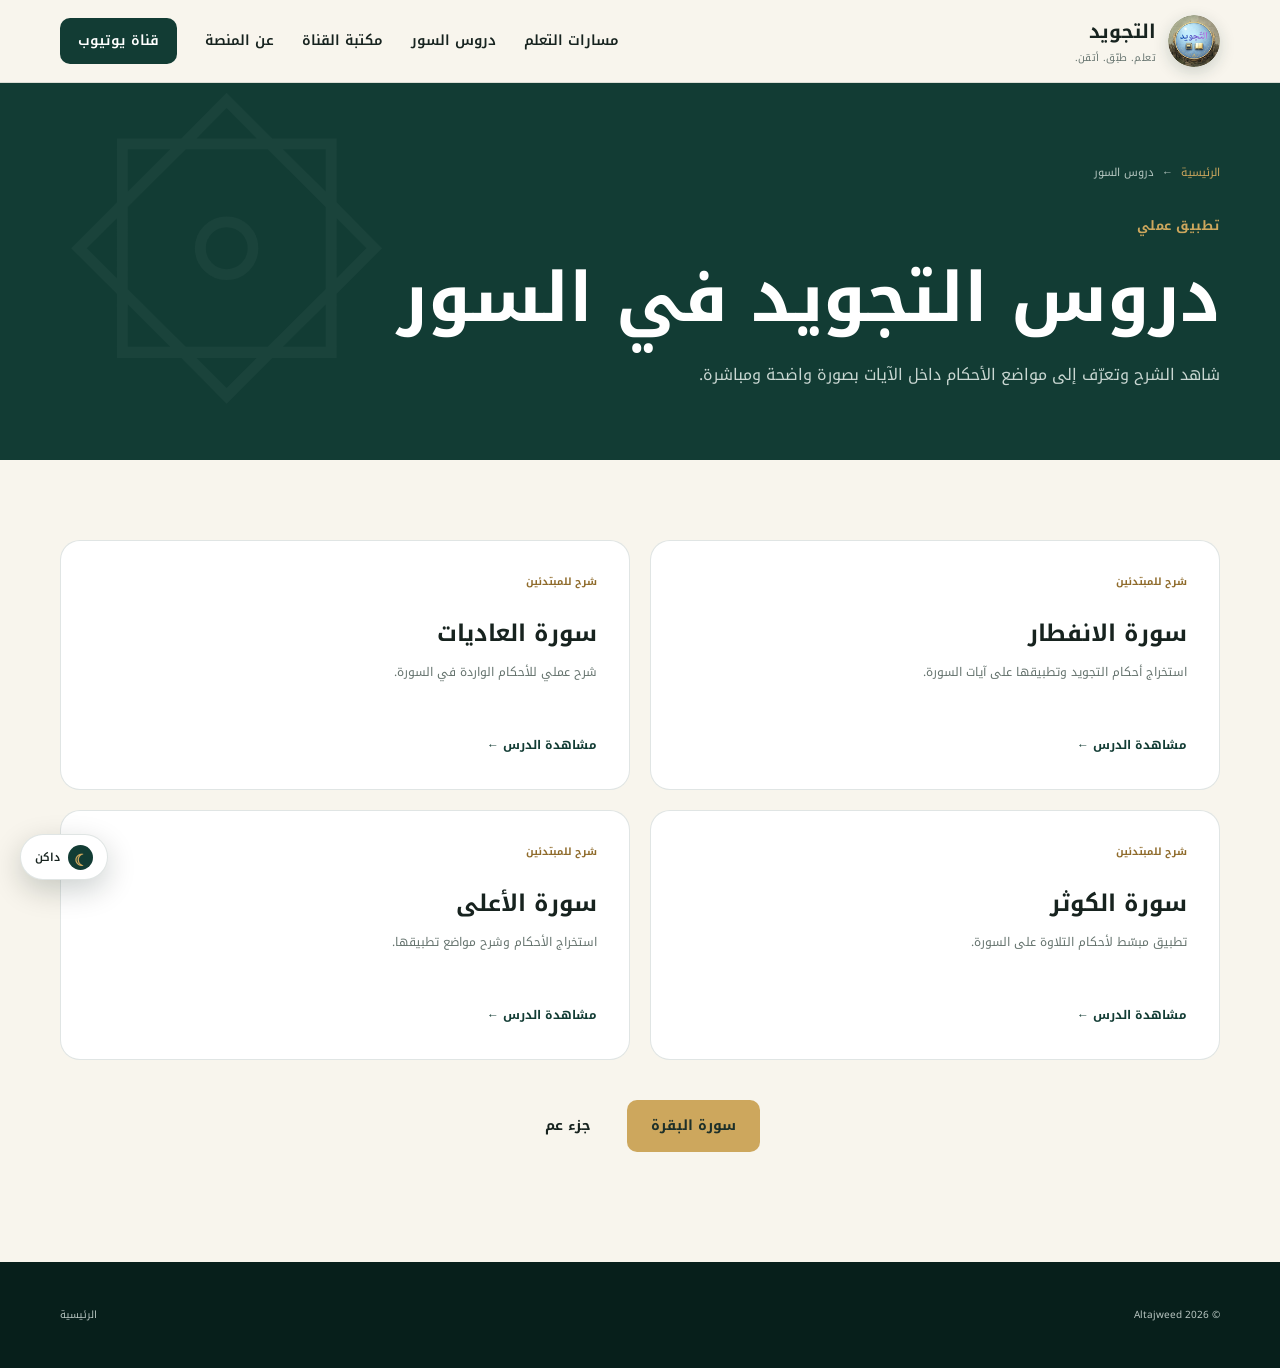
<file: surah-lessons.html>
<!doctype html><html lang="ar" dir="rtl"><head><meta charset="utf-8"><meta name="viewport" content="width=device-width,initial-scale=1"><title>دروس التجويد في السور | Altajweed</title><meta name="description" content="تطبيق عملي لأحكام التجويد على سور القرآن الكريم للمبتدئين."><meta name="robots" content="index,follow,max-video-preview:-1"><link rel="canonical" href="https://altajweed.com/surah-lessons.html"><link rel="icon" href="logo.png"><link rel="preconnect" href="https://fonts.googleapis.com"><link rel="preconnect" href="https://fonts.gstatic.com" crossorigin><link href="https://fonts.googleapis.com/css2?family=Noto+Kufi+Arabic:wght@400;500;600;700;800&display=swap" rel="stylesheet"><link rel="stylesheet" href="styles.css"></head><body>
<header class="site-header"><div class="container nav-wrap"><a class="brand" href="/"><img class="brand-logo" src="logo.png" width="52" height="52" alt="شعار التجويد"><span><strong>التجويد</strong><small>تعلم. طبّق. أتقن.</small></span></a><button class="menu-button" type="button" aria-expanded="false" aria-controls="main-nav"><span class="sr-only">فتح القائمة</span><span></span><span></span><span></span></button><nav class="main-nav" id="main-nav"><a href="learning-paths.html">مسارات التعلم</a><a aria-current="page" href="surah-lessons.html">دروس السور</a><a href="library.html">مكتبة القناة</a><a href="about.html">عن المنصة</a><a class="nav-cta" href="https://www.youtube.com/@Altajweed" target="_blank" rel="noopener">قناة يوتيوب</a></nav></div></header>
<main><section class="category-hero"><div class="container"><nav class="breadcrumbs"><a href="/">الرئيسية</a><span>←</span><span>دروس السور</span></nav><span class="eyebrow">تطبيق عملي</span><h1>دروس التجويد في السور</h1><p>شاهد الشرح وتعرّف إلى مواضع الأحكام داخل الآيات بصورة واضحة ومباشرة.</p></div></section><section class="series-section"><div class="container"><div class="series-grid">
<a class="series-card" href="https://www.youtube.com/watch?v=1KUk1FKr57U" target="_blank" rel="noopener"><span class="series-type">شرح للمبتدئين</span><h2>سورة الانفطار</h2><p>استخراج أحكام التجويد وتطبيقها على آيات السورة.</p><b>مشاهدة الدرس ←</b></a>
<a class="series-card" href="https://www.youtube.com/watch?v=2XgJ5pte5E4" target="_blank" rel="noopener"><span class="series-type">شرح للمبتدئين</span><h2>سورة العاديات</h2><p>شرح عملي للأحكام الواردة في السورة.</p><b>مشاهدة الدرس ←</b></a>
<a class="series-card" href="https://www.youtube.com/watch?v=7OqHFm6cxBM" target="_blank" rel="noopener"><span class="series-type">شرح للمبتدئين</span><h2>سورة الكوثر</h2><p>تطبيق مبسّط لأحكام التلاوة على السورة.</p><b>مشاهدة الدرس ←</b></a>
<a class="series-card" href="https://www.youtube.com/watch?v=R9Y32jQusJU" target="_blank" rel="noopener"><span class="series-type">شرح للمبتدئين</span><h2>سورة الأعلى</h2><p>استخراج الأحكام وشرح مواضع تطبيقها.</p><b>مشاهدة الدرس ←</b></a>
</div><div class="playlist-actions"><a class="button primary" href="https://youtube.com/playlist?list=PLL-vvoKUNGNj6DCsCUUqlLY4CWKvs2xUa" target="_blank" rel="noopener">سورة البقرة</a><a class="button" href="https://youtube.com/playlist?list=PLL-vvoKUNGNimvw0xkNk1RcgR8cFRmpti" target="_blank" rel="noopener">جزء عم</a></div></div></section></main><footer><div class="container footer-inner"><p>© <span id="year"></span> Altajweed</p><a href="/">الرئيسية</a></div></footer><script src="script.js" defer></script></body></html>
</file>
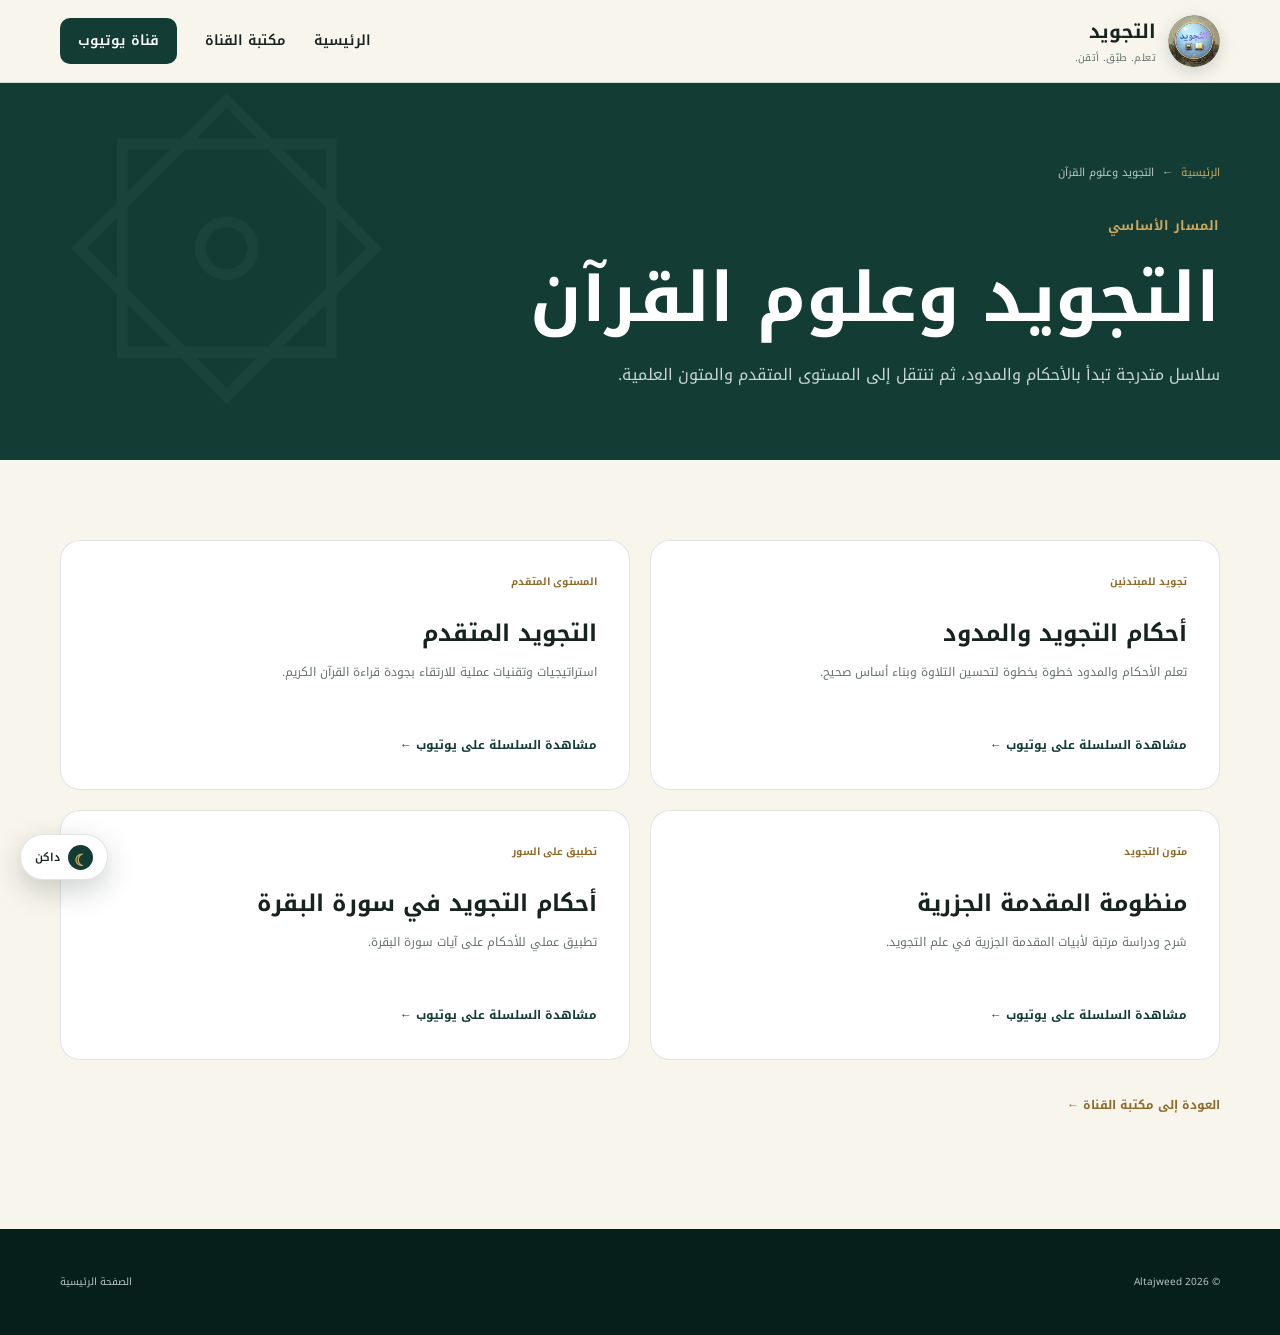
<file: tajweed.html>
<!doctype html><html lang="ar" dir="rtl"><head><meta charset="utf-8"><meta name="viewport" content="width=device-width,initial-scale=1"><title>دروس التجويد وعلوم القرآن | Altajweed</title><meta name="description" content="سلاسل تعليمية متخصصة في أحكام التجويد والمدود والجزرية والتجويد المتقدم."><meta name="robots" content="index,follow,max-snippet:-1,max-video-preview:-1"><link rel="canonical" href="https://altajweed.com/tajweed.html"><link rel="icon" href="logo.png"><link rel="preconnect" href="https://fonts.googleapis.com"><link rel="preconnect" href="https://fonts.gstatic.com" crossorigin><link href="https://fonts.googleapis.com/css2?family=Noto+Kufi+Arabic:wght@400;500;600;700;800&display=swap" rel="stylesheet"><link rel="stylesheet" href="styles.css"><script type="application/ld+json">{"@context":"https://schema.org","@type":"CollectionPage","name":"دروس التجويد وعلوم القرآن","url":"https://altajweed.com/tajweed.html","inLanguage":"ar","isPartOf":{"@type":"WebSite","url":"https://altajweed.com/","name":"التجويد"}}</script></head><body>
<header class="site-header"><div class="container nav-wrap"><a class="brand" href="/"><img class="brand-logo" src="logo.png" width="52" height="52" alt="شعار التجويد"><span><strong>التجويد</strong><small>تعلم. طبّق. أتقن.</small></span></a><nav class="main-nav"><a href="/">الرئيسية</a><a href="/#library">مكتبة القناة</a><a class="nav-cta" href="https://www.youtube.com/@Altajweed" target="_blank" rel="noopener">قناة يوتيوب</a></nav></div></header>
<main><section class="category-hero"><div class="container"><nav class="breadcrumbs" aria-label="مسار الصفحة"><a href="/">الرئيسية</a><span>←</span><span>التجويد وعلوم القرآن</span></nav><span class="eyebrow">المسار الأساسي</span><h1>التجويد وعلوم القرآن</h1><p>سلاسل متدرجة تبدأ بالأحكام والمدود، ثم تنتقل إلى المستوى المتقدم والمتون العلمية.</p></div></section><section class="series-section"><div class="container"><div class="series-grid">
<a class="series-card" href="https://www.youtube.com/playlist?list=PLL-vvoKUNGNgXZCoHENS5dmqRHWz0oY6Z" target="_blank" rel="noopener"><span class="series-type">تجويد للمبتدئين</span><h2>أحكام التجويد والمدود</h2><p>تعلم الأحكام والمدود خطوة بخطوة لتحسين التلاوة وبناء أساس صحيح.</p><b>مشاهدة السلسلة على يوتيوب ←</b></a>
<a class="series-card" href="https://www.youtube.com/playlist?list=PLL-vvoKUNGNjD09WM6TXjIQFC8uNyP05P" target="_blank" rel="noopener"><span class="series-type">المستوى المتقدم</span><h2>التجويد المتقدم</h2><p>استراتيجيات وتقنيات عملية للارتقاء بجودة قراءة القرآن الكريم.</p><b>مشاهدة السلسلة على يوتيوب ←</b></a>
<a class="series-card" href="https://www.youtube.com/playlist?list=PLL-vvoKUNGNjceWRsHrDzdgN32ThiaKy3" target="_blank" rel="noopener"><span class="series-type">متون التجويد</span><h2>منظومة المقدمة الجزرية</h2><p>شرح ودراسة مرتبة لأبيات المقدمة الجزرية في علم التجويد.</p><b>مشاهدة السلسلة على يوتيوب ←</b></a>
<a class="series-card" href="https://youtube.com/playlist?list=PLL-vvoKUNGNj6DCsCUUqlLY4CWKvs2xUa" target="_blank" rel="noopener"><span class="series-type">تطبيق على السور</span><h2>أحكام التجويد في سورة البقرة</h2><p>تطبيق عملي للأحكام على آيات سورة البقرة.</p><b>مشاهدة السلسلة على يوتيوب ←</b></a>
</div><a class="back-library" href="/#library">العودة إلى مكتبة القناة ←</a></div></section></main><footer><div class="container footer-inner"><p>© <span id="year"></span> Altajweed</p><a href="/">الصفحة الرئيسية</a></div></footer><script src="script.js" defer></script></body></html>
</file>
<file: styles.css>
:root{--ink:#17231f;--forest:#123c34;--forest-2:#0b2d27;--sage:#d9e6df;--cream:#f8f5ed;--gold:#cda75d;--white:#fff;--muted:#65736e;--line:rgba(18,60,52,.13);--shadow:0 20px 60px rgba(10,45,38,.12)}
*{box-sizing:border-box}html{scroll-behavior:smooth}body{margin:0;background:var(--cream);color:var(--ink);font-family:"Noto Kufi Arabic",Tahoma,Arial,sans-serif;line-height:1.8}a{color:inherit}.container{width:min(1160px,calc(100% - 40px));margin:auto}.skip-link{position:fixed;top:-100px;right:20px;z-index:1000;background:var(--white);padding:10px 16px;border-radius:8px}.skip-link:focus{top:12px}.sr-only{position:absolute;width:1px;height:1px;padding:0;margin:-1px;overflow:hidden;clip:rect(0,0,0,0);white-space:nowrap;border:0}
.site-header{position:sticky;top:0;z-index:50;background:rgba(248,245,237,.92);backdrop-filter:blur(14px);border-bottom:1px solid var(--line)}.nav-wrap{min-height:82px;display:flex;align-items:center;justify-content:space-between;gap:30px}.brand{display:flex;align-items:center;gap:12px;text-decoration:none}.brand-logo{width:52px;height:52px;border-radius:50%;object-fit:cover;box-shadow:0 5px 16px rgba(10,45,38,.18);flex:0 0 auto}.brand strong,.brand small{display:block}.brand strong{font-size:19px}.brand small{font-size:10px;color:var(--muted);letter-spacing:.04em}.main-nav{display:flex;align-items:center;gap:28px}.main-nav a{text-decoration:none;font-size:14px;font-weight:600}.main-nav a:not(.nav-cta):hover{color:#8b6a2e}.nav-cta{background:var(--forest);color:var(--white);padding:10px 18px;border-radius:10px}.menu-button{display:none;background:none;border:0;padding:8px}.menu-button span:not(.sr-only){display:block;width:25px;height:2px;background:var(--forest);margin:5px}
.hero{position:relative;overflow:hidden;background:var(--forest);color:var(--white);min-height:680px;display:grid;align-items:center}.hero-pattern{position:absolute;inset:0;opacity:.1;background-image:linear-gradient(30deg,transparent 48%,var(--gold) 49%,var(--gold) 51%,transparent 52%),linear-gradient(-30deg,transparent 48%,var(--gold) 49%,var(--gold) 51%,transparent 52%);background-size:72px 42px;mask-image:linear-gradient(to left,black,transparent 74%)}.hero:after{content:"";position:absolute;width:450px;height:450px;border:1px solid rgba(205,167,93,.25);border-radius:50%;left:-140px;bottom:-280px;box-shadow:0 0 0 50px rgba(205,167,93,.03),0 0 0 100px rgba(205,167,93,.03)}.hero-grid{position:relative;z-index:1;display:grid;grid-template-columns:1.15fr .85fr;gap:90px;align-items:center;padding-block:100px}.eyebrow{display:inline-block;color:var(--gold);font-size:13px;font-weight:700;letter-spacing:.04em;margin-bottom:16px}.eyebrow.dark{color:#8f6b2b}.hero h1{font-size:clamp(44px,6vw,76px);line-height:1.28;margin:0 0 24px;letter-spacing:-.04em}.hero h1 em{font-style:normal;color:var(--gold)}.hero-copy>p{max-width:690px;color:#d7e2de;font-size:18px;margin:0 0 34px}.hero-actions{display:flex;gap:14px;flex-wrap:wrap}.button{display:inline-flex;align-items:center;justify-content:center;min-height:52px;padding:11px 24px;border-radius:10px;text-decoration:none;font-weight:700;font-size:14px;transition:.25s}.button:hover{transform:translateY(-2px)}.primary{background:var(--gold);color:#1d302a}.ghost{border:1px solid rgba(255,255,255,.35);color:var(--white)}.hero-points{list-style:none;display:flex;gap:25px;padding:0;margin:34px 0 0;color:#b9cac4;font-size:12px}.hero-points li:before{content:"✓";color:var(--gold);margin-left:7px}.hero-card{position:relative;text-align:center;padding:48px 34px 30px;border:1px solid rgba(205,167,93,.32);background:rgba(5,35,29,.54);border-radius:160px 160px 24px 24px;box-shadow:var(--shadow)}.verse-mark{font-size:36px;color:var(--gold);line-height:1}.arabic-line{font-family:serif;font-size:29px;margin:20px 0 5px}.hero-card>span{color:#9fb5ae;font-size:12px}.learning-steps{display:grid;grid-template-columns:repeat(3,1fr);gap:8px;margin-top:55px;padding-top:25px;border-top:1px solid rgba(255,255,255,.12)}.learning-steps div{display:grid;justify-items:center;gap:6px}.learning-steps b{display:grid;place-items:center;width:31px;height:31px;border-radius:50%;background:rgba(205,167,93,.13);color:var(--gold)}.learning-steps span{font-size:10px;color:#ccd9d5}
.trust-strip{background:var(--white);border-bottom:1px solid var(--line)}.trust-items{display:grid;grid-template-columns:repeat(3,1fr);padding-block:28px}.trust-items div{padding:0 36px;border-left:1px solid var(--line)}.trust-items div:last-child{border-left:0}.trust-items strong,.trust-items span{display:block}.trust-items strong{font-size:14px;color:var(--forest)}.trust-items span{font-size:11px;color:var(--muted)}
.section{padding:110px 0}.section-heading{display:flex;align-items:end;justify-content:space-between;gap:60px;margin-bottom:48px}.section-heading h2,.about-section h2,.community h2{font-size:clamp(30px,4vw,48px);line-height:1.45;margin:0}.section-heading>p{max-width:420px;margin:0;color:var(--muted);font-size:14px}.path-grid{display:grid;grid-template-columns:repeat(4,1fr);gap:18px}.path-card{position:relative;min-height:365px;padding:30px 25px;background:rgba(255,255,255,.62);border:1px solid var(--line);border-radius:18px;overflow:hidden;transition:.25s}.path-card:hover{transform:translateY(-6px);box-shadow:var(--shadow);background:var(--white)}.path-card.featured{background:var(--forest);color:var(--white)}.card-number{position:absolute;top:20px;left:22px;color:#9ba9a4;font-size:12px}.path-icon{display:grid;place-items:center;width:65px;height:65px;border-radius:17px;background:var(--sage);color:var(--forest);font-family:serif;font-size:27px;margin:35px 0 27px}.featured .path-icon{background:rgba(205,167,93,.15);color:var(--gold)}.path-card h3{font-size:18px;margin:0 0 12px}.path-card p{font-size:12px;color:var(--muted);margin:0 0 24px}.featured p{color:#c9d7d2}.path-card a{color:var(--gold);font-size:12px;font-weight:700;text-decoration:none}.coming{font-size:10px;color:#8c9995;background:#eef1ee;padding:6px 10px;border-radius:20px}
.lessons-section{background:var(--forest-2);color:var(--white);position:relative;overflow:hidden}.lessons-section:before{content:"۞";position:absolute;font-size:500px;line-height:1;color:rgba(255,255,255,.025);left:-60px;top:-130px}.section-heading.light>p{color:#b7c8c2}.lesson-grid{position:relative;display:grid;grid-template-columns:repeat(4,1fr);gap:18px}.lesson-card{min-height:300px;padding:28px;border:1px solid rgba(255,255,255,.13);border-radius:18px;text-decoration:none;background:linear-gradient(155deg,rgba(255,255,255,.08),rgba(255,255,255,.02));display:flex;flex-direction:column;transition:.25s}.lesson-card:hover{transform:translateY(-6px);border-color:rgba(205,167,93,.6)}.lesson-label{font-size:10px;color:var(--gold)}.lesson-card h3{font-size:24px;margin:auto 0 6px}.lesson-card p{font-size:11px;color:#aebfba;margin:0 0 28px}.watch{border-top:1px solid rgba(255,255,255,.12);padding-top:18px;font-size:11px;display:flex;justify-content:space-between;color:#e5ece9}.watch b{color:var(--gold)}.playlist-actions{display:flex;justify-content:center;gap:12px;margin-top:40px}.gold{background:var(--gold);color:var(--forest-2)}.outline-light{border:1px solid rgba(255,255,255,.25)}
.library-section{background:#eef2ed}.library-grid{display:grid;grid-template-columns:repeat(3,1fr);gap:16px}.library-card{min-height:230px;padding:26px;background:var(--white);border:1px solid var(--line);border-radius:16px;text-decoration:none;display:flex;flex-direction:column;transition:.25s}.library-card:hover{transform:translateY(-5px);box-shadow:var(--shadow);border-color:rgba(205,167,93,.55)}.library-card>span{width:max-content;background:#e6eee9;color:var(--forest);border-radius:20px;padding:5px 10px;font-size:9px;font-weight:700}.library-card h3{font-size:18px;margin:24px 0 6px}.library-card p{font-size:11px;color:var(--muted);margin:0 0 20px}.library-card b{margin-top:auto;color:#8f6b2b;font-size:11px}
.about-grid{display:grid;grid-template-columns:.8fr 1.2fr;gap:90px;align-items:center}.about-emblem{position:relative;aspect-ratio:1;display:grid;place-items:center;border-radius:50%;border:1px solid rgba(18,60,52,.22);box-shadow:inset 0 0 0 30px var(--cream),inset 0 0 0 31px rgba(18,60,52,.12)}.about-emblem:before,.about-emblem:after{content:"";position:absolute;inset:16%;border:1px solid rgba(205,167,93,.75);transform:rotate(45deg);border-radius:18px}.about-emblem:after{transform:rotate(0)}.about-emblem span{font-family:serif;font-size:42px;color:var(--forest);z-index:1}.about-grid p{color:var(--muted);font-size:14px}.text-link{display:inline-block;margin-top:10px;color:#8f6b2b;font-weight:700;font-size:13px;text-decoration:none}
.community{background:#dfe9e3;padding:75px 0}.community-inner{display:grid;grid-template-columns:1fr 1.1fr;align-items:center;gap:80px}.community p{font-size:13px;color:var(--muted)}.social-links{display:grid;grid-template-columns:repeat(3,1fr);gap:10px}.social-links a{background:rgba(255,255,255,.65);border:1px solid rgba(18,60,52,.1);border-radius:12px;padding:20px;text-decoration:none;display:flex;justify-content:space-between;font-size:12px;font-weight:700}.social-links b{color:#8f6b2b}footer{background:#071f1b;color:#b9c6c2;padding:34px 0}.footer-inner{display:flex;align-items:center;justify-content:space-between;gap:25px}.footer-brand strong{color:var(--white)}.footer-inner p,.footer-inner>a{font-size:10px}.footer-inner>a{text-decoration:none}
@media(max-width:900px){.main-nav{display:none;position:absolute;top:82px;right:20px;left:20px;background:var(--white);padding:22px;border-radius:14px;box-shadow:var(--shadow);flex-direction:column;align-items:stretch}.main-nav.open{display:flex}.menu-button{display:block}.hero-grid{grid-template-columns:1fr;gap:55px}.hero-card{max-width:520px;width:100%;margin:auto}.path-grid,.lesson-grid,.library-grid{grid-template-columns:repeat(2,1fr)}.about-grid{gap:45px}.community-inner{grid-template-columns:1fr}.section-heading{align-items:start;flex-direction:column;gap:14px}}
@media(max-width:600px){.container{width:min(100% - 28px,1160px)}.nav-wrap{min-height:72px}.main-nav{top:72px}.hero{min-height:auto}.hero-grid{padding-block:70px}.hero h1{font-size:42px}.hero-copy>p{font-size:15px}.hero-card{padding:42px 20px 24px}.arabic-line{font-size:24px}.hero-points{gap:12px;flex-wrap:wrap}.trust-items{grid-template-columns:1fr}.trust-items div{border-left:0;border-bottom:1px solid var(--line);padding:12px 4px}.section{padding:78px 0}.section-heading{margin-bottom:32px}.path-grid,.lesson-grid,.library-grid{grid-template-columns:1fr}.path-card{min-height:315px}.playlist-actions{flex-direction:column}.about-grid{grid-template-columns:1fr}.about-emblem{width:min(320px,90%);margin:auto}.social-links{grid-template-columns:1fr}.footer-inner{flex-direction:column;text-align:center}.community{padding:65px 0}}
@media(prefers-reduced-motion:reduce){html{scroll-behavior:auto}*,*:before,*:after{transition:none!important}}
.theme-toggle{position:fixed;left:20px;bottom:20px;z-index:100;display:flex;align-items:center;gap:8px;min-height:46px;padding:9px 14px;border:1px solid var(--line);border-radius:999px;background:var(--white);color:var(--ink);font:600 11px "Noto Kufi Arabic",Tahoma,Arial,sans-serif;box-shadow:0 10px 30px rgba(5,25,21,.2);cursor:pointer;transition:transform .2s,background-color .25s,color .25s}.theme-toggle:hover{transform:translateY(-3px)}.theme-toggle:focus-visible{outline:3px solid var(--gold);outline-offset:3px}.theme-icon{display:grid;place-items:center;width:25px;height:25px;border-radius:50%;background:var(--forest);color:var(--gold);font-size:16px}
html[data-theme="dark"]{color-scheme:dark;--ink:#eef5f2;--forest:#123d34;--forest-2:#061f1a;--sage:#28483f;--cream:#091613;--gold:#ddb96f;--white:#12241f;--muted:#a3b5ae;--line:rgba(220,235,229,.14);--shadow:0 20px 60px rgba(0,0,0,.34)}html[data-theme="dark"] body{background:#091613;color:var(--ink)}html[data-theme="dark"] .site-header{background:rgba(9,22,19,.92)}html[data-theme="dark"] .brand small{color:#a6b8b1}html[data-theme="dark"] .main-nav a:not(.nav-cta):hover{color:var(--gold)}html[data-theme="dark"] .trust-strip{background:#10221d}html[data-theme="dark"] .trust-items strong{color:#dce9e4}html[data-theme="dark"] .path-card{background:rgba(18,36,31,.82)}html[data-theme="dark"] .path-card:hover{background:#162c26}html[data-theme="dark"] .coming{background:#233c35;color:#b7c7c1}html[data-theme="dark"] .library-section,html[data-theme="dark"] .portal-section{background:#0c1b17}html[data-theme="dark"] .community{background:#142a24}html[data-theme="dark"] .social-links a{background:rgba(24,48,41,.82)}html[data-theme="dark"] .about-emblem{box-shadow:inset 0 0 0 30px #091613,inset 0 0 0 31px rgba(220,235,229,.13)}html[data-theme="dark"] .button:not(.primary):not(.gold){color:var(--ink)}html[data-theme="dark"] .theme-toggle{background:#19342c;border-color:rgba(221,185,111,.35)}
@media(prefers-color-scheme:dark){html:not([data-theme]){color-scheme:dark;--ink:#eef5f2;--forest:#123d34;--forest-2:#061f1a;--sage:#28483f;--cream:#091613;--gold:#ddb96f;--white:#12241f;--muted:#a3b5ae;--line:rgba(220,235,229,.14);--shadow:0 20px 60px rgba(0,0,0,.34)}}
@media(max-width:600px){.theme-toggle{left:14px;bottom:14px;padding:9px}.theme-label{position:absolute;width:1px;height:1px;overflow:hidden;clip:rect(0,0,0,0)}.theme-icon{width:28px;height:28px}}
.error-page{min-height:100vh;display:grid;place-items:center;align-content:center;text-align:center;padding:30px;background:var(--forest);color:var(--white)}.error-page img{border-radius:50%;box-shadow:var(--shadow)}.error-page>p{color:#c6d5d0}.error-page h1{font-size:clamp(34px,6vw,60px);margin:0}
.path-card h2,.library-card h2{font-size:18px;margin:24px 0 6px}
.portal-section{background:var(--cream)}.portal-grid{display:grid;grid-template-columns:repeat(4,1fr);gap:18px}.portal-card{position:relative;min-height:320px;padding:30px 26px;background:var(--white);border:1px solid var(--line);border-radius:20px;text-decoration:none;display:flex;flex-direction:column;transition:.25s}.portal-card:hover{transform:translateY(-7px);box-shadow:var(--shadow);border-color:rgba(205,167,93,.65)}.portal-number{position:absolute;top:22px;left:22px;color:#96a29e;font-size:11px}.portal-icon{display:grid;place-items:center;width:66px;height:66px;border-radius:18px;background:var(--sage);color:var(--forest);font-family:serif;font-size:28px;margin:30px 0 25px}.portal-card h3{font-size:20px;margin:0 0 8px}.portal-card p{color:var(--muted);font-size:12px;margin:0 0 25px}.portal-card b{margin-top:auto;color:#8f6b2b;font-size:11px}@media(max-width:900px){.portal-grid{grid-template-columns:repeat(2,1fr)}}@media(max-width:600px){.portal-grid{grid-template-columns:1fr}.portal-card{min-height:270px}}
.category-hero{background:var(--forest);color:var(--white);padding:80px 0 70px;position:relative;overflow:hidden}.category-hero:after{content:"۞";position:absolute;left:5%;top:-95px;font-size:300px;color:rgba(255,255,255,.035)}.breadcrumbs{display:flex;gap:8px;align-items:center;font-size:11px;color:#b7c8c2;margin-bottom:28px}.breadcrumbs a{color:var(--gold);text-decoration:none}.category-hero h1{font-size:clamp(38px,6vw,68px);line-height:1.35;margin:0 0 16px}.category-hero p{max-width:720px;color:#c9d7d2;margin:0}.series-section{padding:80px 0 110px}.series-grid{display:grid;grid-template-columns:repeat(2,1fr);gap:20px}.series-card{background:var(--white);border:1px solid var(--line);border-radius:20px;padding:32px;text-decoration:none;min-height:250px;display:flex;flex-direction:column;transition:.25s}.series-card:hover{transform:translateY(-5px);box-shadow:var(--shadow);border-color:rgba(205,167,93,.55)}.series-card .series-type{color:#8f6b2b;font-size:10px;font-weight:700}.series-card h2{font-size:23px;margin:22px 0 8px}.series-card p{color:var(--muted);font-size:12px;margin:0 0 28px}.series-card b{margin-top:auto;color:var(--forest);font-size:12px}.back-library{display:inline-block;margin-top:35px;color:#8f6b2b;font-size:12px;font-weight:700;text-decoration:none}@media(max-width:700px){.category-hero{padding:60px 0}.series-grid{grid-template-columns:1fr}.series-card{min-height:220px}}
</file>
